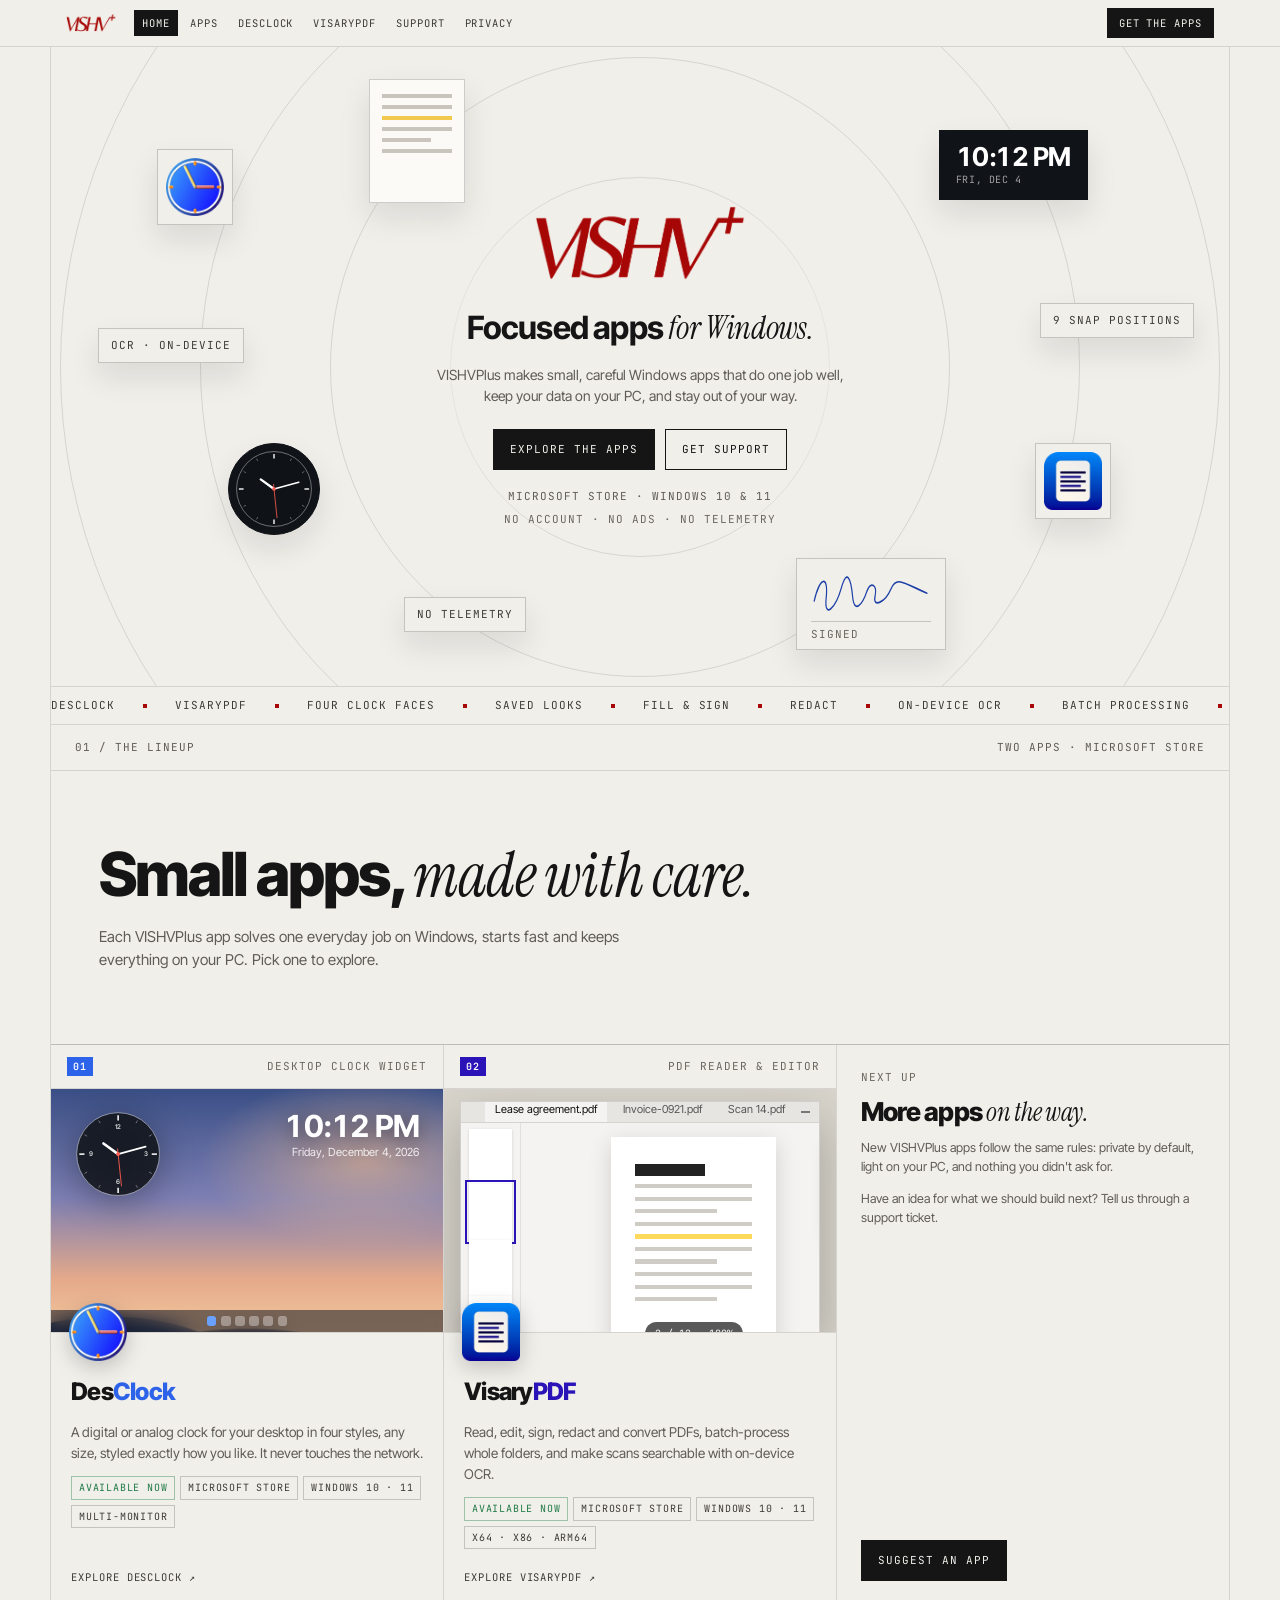
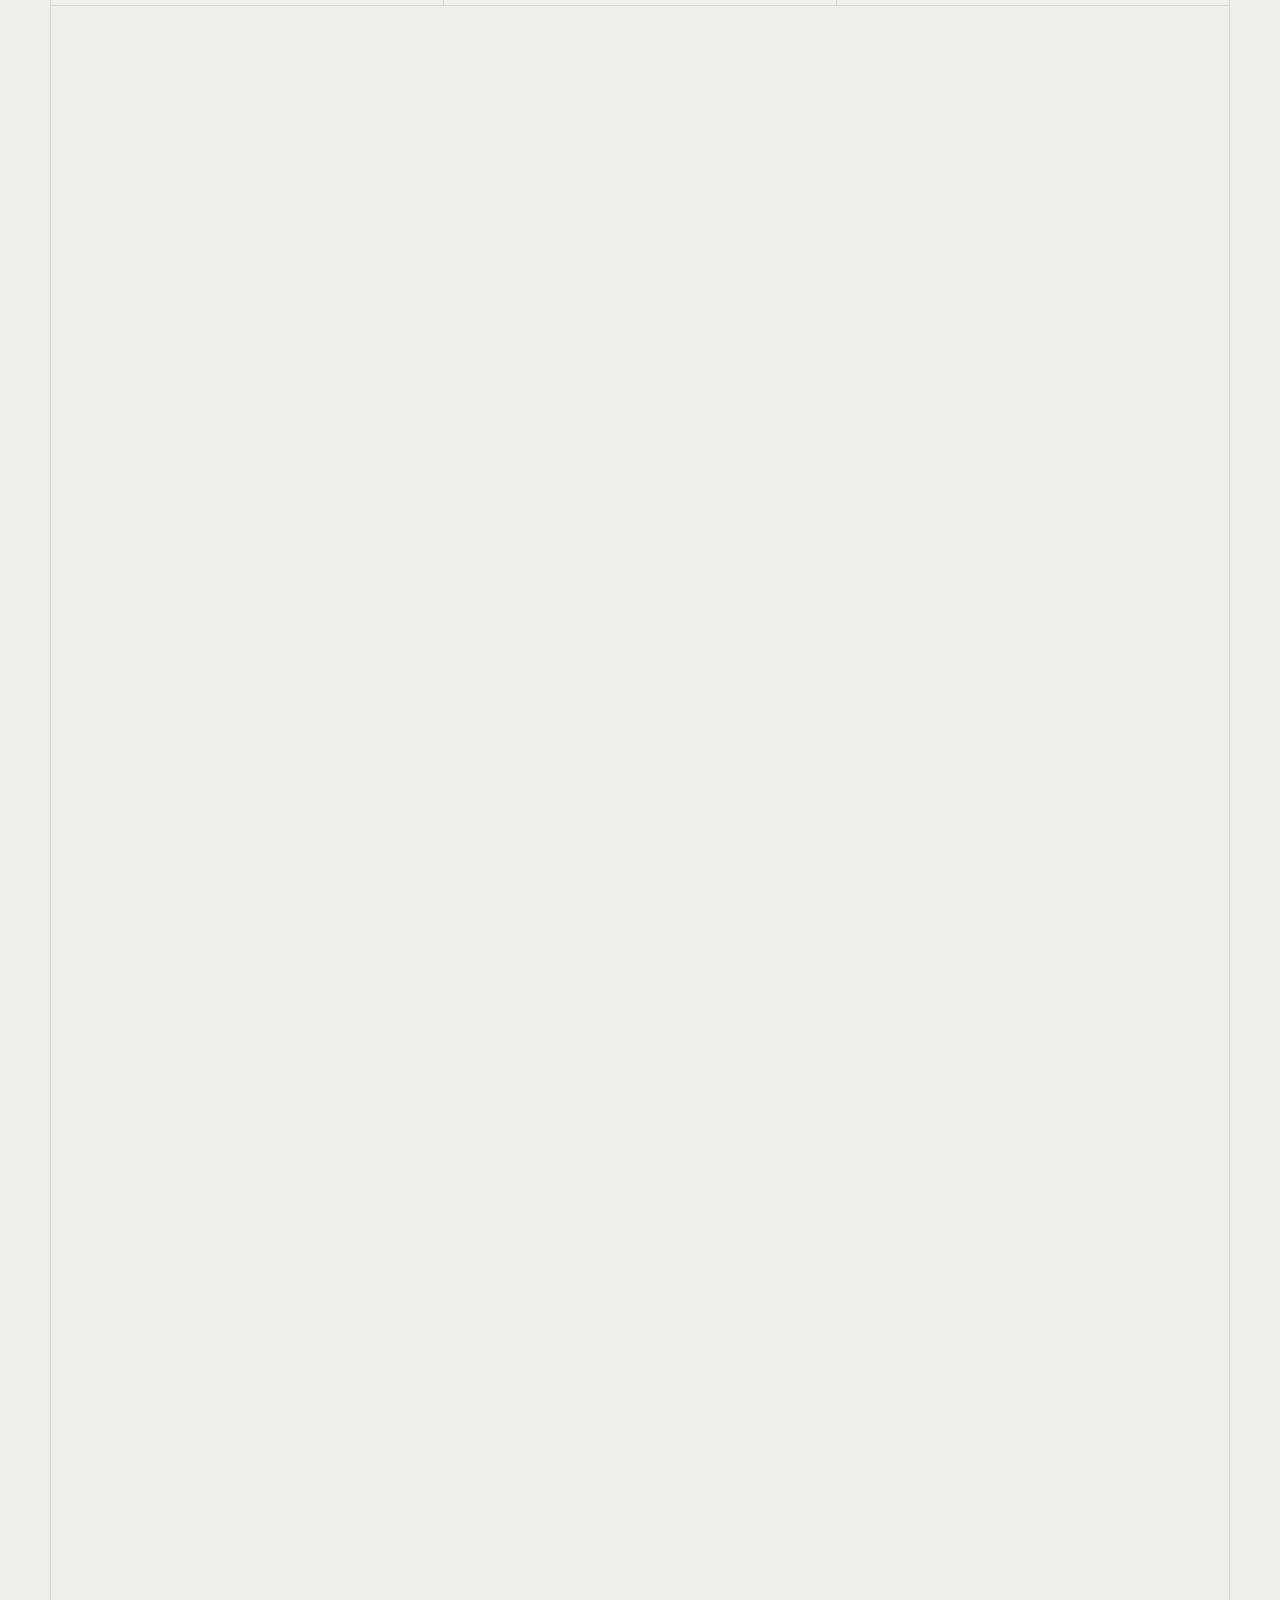
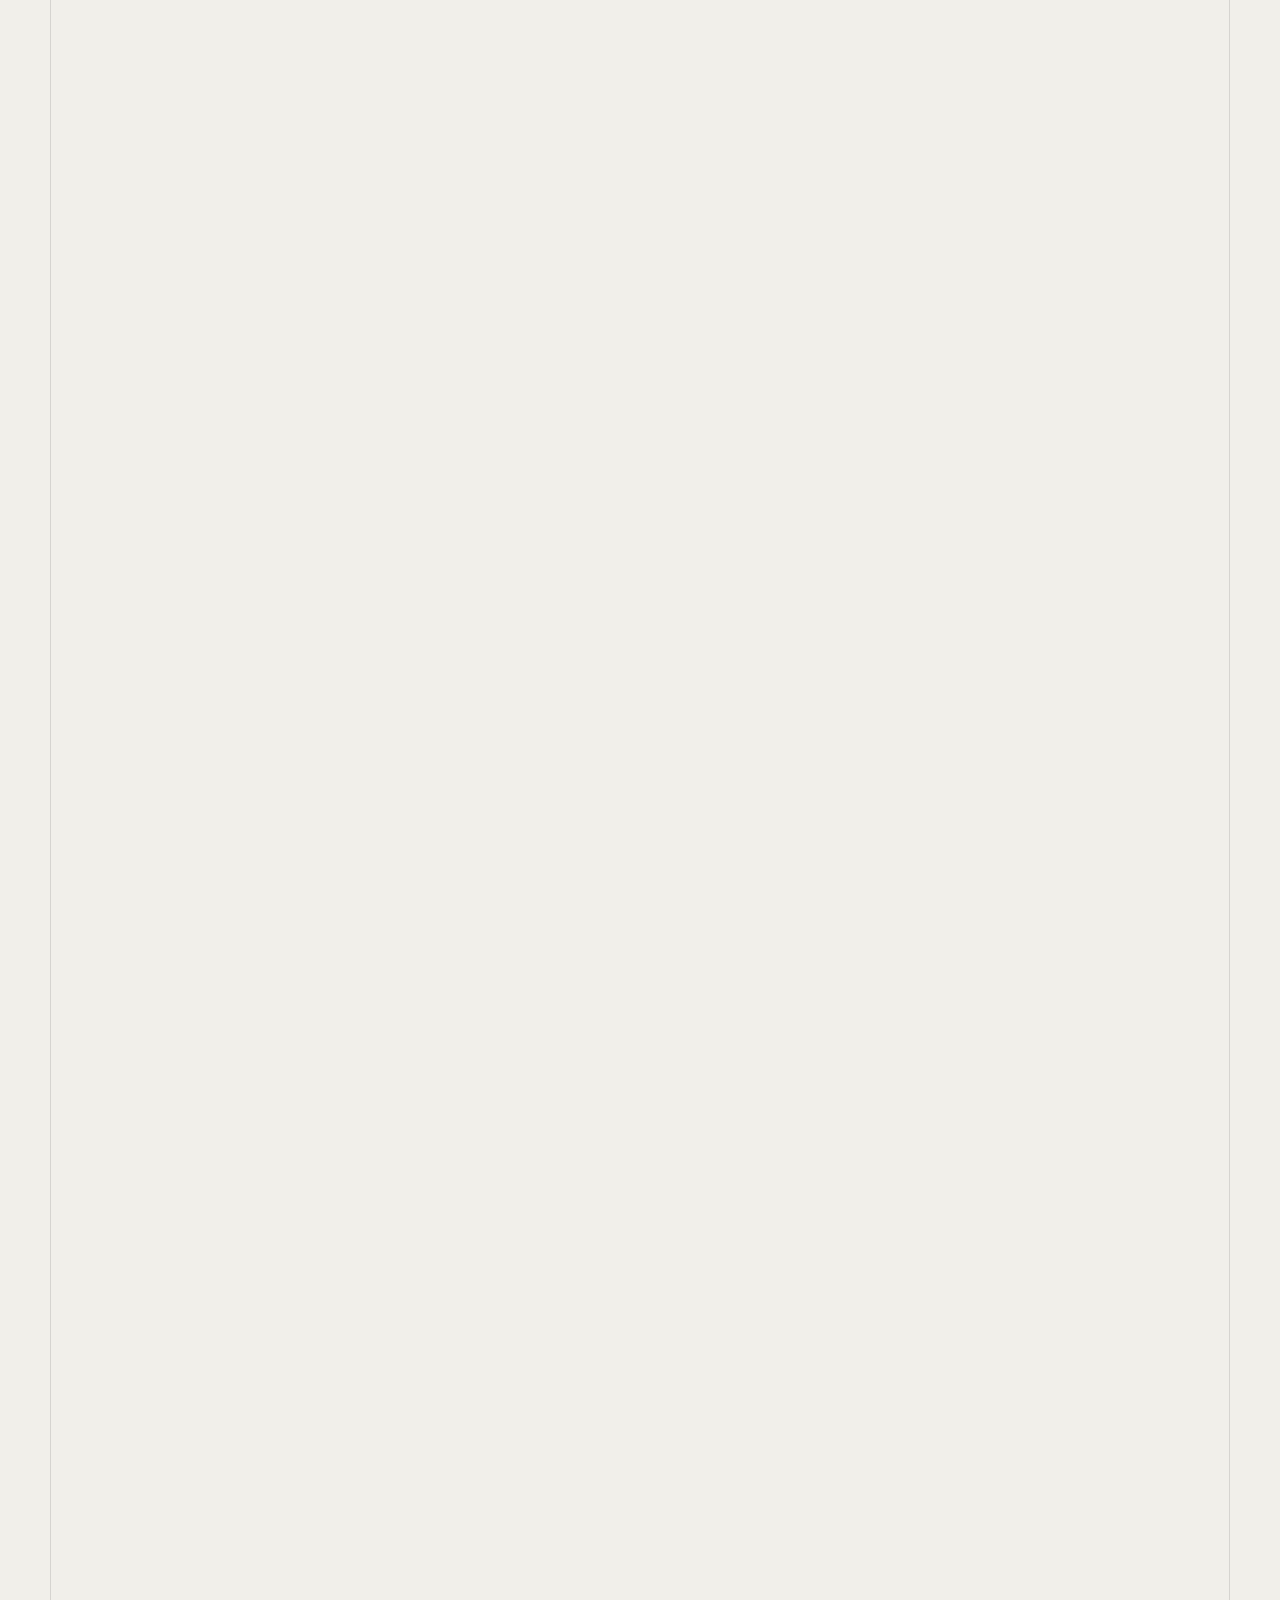
<file: index.html>
<!DOCTYPE html>
<html lang="en">
<head>
<meta charset="UTF-8">
<meta name="viewport" content="width=device-width, initial-scale=1.0">
<script>document.documentElement.classList.add('js');</script>
<title>VISHVPlus — Focused apps for Windows</title>
<meta name="description" content="VISHVPlus makes focused, private Windows apps: DesClock, a lightweight desktop clock, and VisaryPDF, a PDF reader, editor and converter with on-device OCR.">
<link rel="icon" href="assets/favicon.svg" type="image/svg+xml">
<link rel="preload" href="assets/fonts/inter-tight-var.woff2" as="font" type="font/woff2" crossorigin>
<link rel="preload" href="assets/fonts/jetbrains-mono-var.woff2" as="font" type="font/woff2" crossorigin>
<link rel="preload" href="assets/fonts/instrument-serif-italic.woff2" as="font" type="font/woff2" crossorigin>
<link rel="stylesheet" href="assets/style.min.css?v=ed2398d7">
</head>
<body>
<header class="nav">
  <div class="nav-inner">
    <a class="nav-brand" href="index.html"><img width="447" height="160" decoding="async" src="assets/logo-mark.webp" alt="VISHVPlus"></a>
    <nav class="nav-links" aria-label="Main">
      <a href="index.html" class="is-active">Home</a>
      <a href="index.html#lineup">Apps</a>
      <a href="apps/DesClock.html">DesClock</a>
      <a href="apps/VisaryPDF.html">VisaryPDF</a>
      <a href="support.html">Support</a>
      <a href="privacy-policy.html">Privacy</a>
    </nav>
    <a class="nav-cta" href="index.html#lineup">Get the apps</a>
  </div>
</header>
<main class="frame">

<section class="hero" data-rail="Home" id="top">
  <div class="orbit" aria-hidden="true"><span></span><span></span><span></span><span></span></div>

  <div class="float fcard f-icon f-dc" style="left:9%;top:16%;--r:-6deg;--d:-1s"><img width="256" height="256" decoding="async" src="assets/desclock-icon.webp" alt=""></div>
  <div class="float fcard f-icon hide-sm" style="right:10%;top:62%;--r:5deg;--d:-4s;--dx:-8px"><img width="256" height="256" decoding="async" src="assets/visarypdf-icon.webp" alt=""></div>
  <div class="float fcard f-clock hide-sm" style="right:12%;top:13%;--r:3deg;--d:-2s"><div class="t" data-clock="time">12:00</div><div class="d" data-clock="date" data-style="short">Today</div></div>
  <div class="float fcard f-analog hide-sm" style="left:15%;top:62%;--d:-6s;--dx:10px"><svg class="clock-svg" viewBox="0 0 200 200" aria-hidden="true"><circle class="dial" cx="100" cy="100" r="96"></circle><line class="tick major" x1="100.0" y1="10.0" x2="100.0" y2="22.0"></line><line class="tick" x1="145.0" y1="22.1" x2="141.5" y2="28.1"></line><line class="tick" x1="177.9" y1="55.0" x2="171.9" y2="58.5"></line><line class="tick major" x1="190.0" y1="100.0" x2="178.0" y2="100.0"></line><line class="tick" x1="177.9" y1="145.0" x2="171.9" y2="141.5"></line><line class="tick" x1="145.0" y1="177.9" x2="141.5" y2="171.9"></line><line class="tick major" x1="100.0" y1="190.0" x2="100.0" y2="178.0"></line><line class="tick" x1="55.0" y1="177.9" x2="58.5" y2="171.9"></line><line class="tick" x1="22.1" y1="145.0" x2="28.1" y2="141.5"></line><line class="tick major" x1="10.0" y1="100.0" x2="22.0" y2="100.0"></line><line class="tick" x1="22.1" y1="55.0" x2="28.1" y2="58.5"></line><line class="tick" x1="55.0" y1="22.1" x2="58.5" y2="28.1"></line><line class="hand hand-hour" data-clock="hour" x1="100" y1="100" x2="100" y2="58"></line><line class="hand hand-minute" data-clock="minute" x1="100" y1="100" x2="100" y2="34"></line><line class="hand hand-second" data-clock="second" x1="100" y1="112" x2="100" y2="26"></line><circle class="pivot" cx="100" cy="100" r="4.5"></circle></svg></div>
  <div class="float fcard f-page hide-md" style="left:27%;top:5%;--r:-4deg;--d:-3s;--dy:8px"><i></i><i></i><i class="hl"></i><i></i><i style="width:70%"></i><i></i></div>
  <div class="float fcard f-sign hide-md" style="right:24%;top:80%;--r:-2deg;--d:-5s"><svg viewBox="0 0 300 80" preserveAspectRatio="none"><path d="M8 58 C 22 14, 44 10, 38 52 S 62 70, 76 34 S 100 18, 104 50 S 128 66, 140 40 C 150 22, 166 28, 160 50 S 186 60, 200 36 S 232 26, 290 44" fill="none" stroke="#1d3fa8" stroke-width="3" stroke-linecap="round"></path></svg><div class="line mono">Signed</div></div>
  <div class="float fcard f-chip mono hide-md" style="left:4%;top:44%;--d:-7s">OCR &middot; on-device</div>
  <div class="float fcard f-chip mono hide-md" style="right:3%;top:40%;--d:-2.5s;--dy:12px">9 snap positions</div>
  <div class="float fcard f-chip mono hide-sm" style="left:30%;top:86%;--d:-8s">No telemetry</div>

  <div class="hero-center">
    <img width="447" height="160" decoding="async" class="hero-logo" src="assets/logo-mark.webp" alt="VISHVPlus">
    <h1 class="hero-tagline">Focused apps <span class="serif">for Windows.</span></h1>
    <p class="hero-sub">VISHVPlus makes small, careful Windows apps that do one job well, keep your data on your PC, and stay out of your way.</p>
    <div class="btn-row" style="justify-content:center">
      <a class="btn btn-dark" href="#lineup">Explore the apps</a>
      <a class="btn btn-line" href="support.html">Get support</a>
    </div>
    <p class="hero-meta mono">Microsoft Store &middot; Windows 10 &amp; 11</p>
    <p class="hero-meta mono">No account &middot; No ads &middot; No telemetry</p>
  </div>
</section>

<div class="ticker mono" aria-hidden="true"><div class="ticker-track"><span>DesClock</span><span>VisaryPDF</span><span>Four clock faces</span><span>Saved looks</span><span>Fill &amp; sign</span><span>Redact</span><span>On-device OCR</span><span>Batch processing</span><span>9 snap positions</span><span>Export to Word &amp; PowerPoint</span><span>No telemetry</span><span>No ads</span><span>Windows 10 &amp; 11</span><span>DesClock</span><span>VisaryPDF</span><span>Four clock faces</span><span>Saved looks</span><span>Fill &amp; sign</span><span>Redact</span><span>On-device OCR</span><span>Batch processing</span><span>9 snap positions</span><span>Export to Word &amp; PowerPoint</span><span>No telemetry</span><span>No ads</span><span>Windows 10 &amp; 11</span></div></div>

<section class="section" id="lineup" data-rail="Lineup">
  <div class="label-row mono"><span>01 / The lineup</span><span>Two apps &middot; Microsoft Store</span></div>
  <div class="pad stack reveal">
    <h2 class="h-xl">Small apps, <span class="serif">made with care.</span></h2>
    <p class="lead">Each VISHVPlus app solves one everyday job on Windows, starts fast and keeps everything on your PC. Pick one to explore.</p>
  </div>
  <div class="grid g-3 lineup" style="border-top:1px solid var(--hair)">
    <article class="card reveal" style="--rd:0s">
  <div class="card-top mono"><span class="num-tag clock">01</span><span>Desktop clock widget</span></div>
  <div class="card-visual" style="aspect-ratio:16 / 10"><div class="mock wallpaper"><div class="widget-analog" style="left:6%;top:9%;"><svg class="clock-svg" viewBox="0 0 200 200" aria-hidden="true"><circle class="dial" cx="100" cy="100" r="96"></circle><line class="tick major" x1="100.0" y1="10.0" x2="100.0" y2="22.0"></line><line class="tick" x1="145.0" y1="22.1" x2="141.5" y2="28.1"></line><line class="tick" x1="177.9" y1="55.0" x2="171.9" y2="58.5"></line><line class="tick major" x1="190.0" y1="100.0" x2="178.0" y2="100.0"></line><line class="tick" x1="177.9" y1="145.0" x2="171.9" y2="141.5"></line><line class="tick" x1="145.0" y1="177.9" x2="141.5" y2="171.9"></line><line class="tick major" x1="100.0" y1="190.0" x2="100.0" y2="178.0"></line><line class="tick" x1="55.0" y1="177.9" x2="58.5" y2="171.9"></line><line class="tick" x1="22.1" y1="145.0" x2="28.1" y2="141.5"></line><line class="tick major" x1="10.0" y1="100.0" x2="22.0" y2="100.0"></line><line class="tick" x1="22.1" y1="55.0" x2="28.1" y2="58.5"></line><line class="tick" x1="55.0" y1="22.1" x2="58.5" y2="28.1"></line><text class="num" x="100" y="36">12</text><text class="num" x="164" y="100">3</text><text class="num" x="100" y="164">6</text><text class="num" x="36" y="100">9</text><line class="hand hand-hour" data-clock="hour" x1="100" y1="100" x2="100" y2="58"></line><line class="hand hand-minute" data-clock="minute" x1="100" y1="100" x2="100" y2="34"></line><line class="hand hand-second" data-clock="second" x1="100" y1="112" x2="100" y2="26"></line><circle class="pivot" cx="100" cy="100" r="4.5"></circle></svg></div><div class="widget-digital sm" style="right:6%;top:9%;text-align:right;"><div class="t" data-clock="time">12:00</div><div class="d" data-clock="date">Today</div></div><div class="taskbar"><i></i><i></i><i></i><i></i><i></i><i></i></div></div></div>
  <div class="card-body">
    <div class="card-icon"><img loading="lazy" width="256" height="256" decoding="async" src="assets/desclock-icon.webp" alt=""></div>
    <h3 class="app-name">Des<span class="t-clock">Clock</span></h3>
    <p>A digital or analog clock for your desktop in four styles, any size, styled exactly how you like. It never touches the network.</p>
    <div class="chips"><span class="chip chip-ok">Available now</span><span class="chip">Microsoft Store</span><span class="chip">Windows 10 &middot; 11</span><span class="chip">Multi-monitor</span></div>
    <a class="arrow-link" href="apps/DesClock.html">Explore DesClock &nearr;</a>
  </div>
</article>
    <article class="card reveal" style="--rd:.08s">
  <div class="card-top mono"><span class="num-tag pdf">02</span><span>PDF reader &amp; editor</span></div>
  <div class="card-visual" style="aspect-ratio:16 / 10"><div class="mock" style="background:#d9d5cc"><div class="win"><div class="win-bar"><span class="menu"></span><span class="win-tab on">Lease agreement.pdf</span><span class="win-tab">Invoice-0921.pdf</span><span class="win-tab">Scan 14.pdf</span><span class="win-dots"><i></i><i></i><i></i></span></div><div class="win-body"><div class="thumbs"><i></i><i class="on"></i><i></i><i></i></div><div class="stage"><div class="page"><span class="title"></span><i></i><i></i><i class="short"></i><i></i><i class="hl"></i><i></i><i class="short"></i><i></i><i></i><i class="short"></i></div><div class="toolrail"><i></i><i></i><i></i><i></i><i></i></div><span class="pager">2 / 12 &middot; 100%</span></div></div></div></div></div>
  <div class="card-body">
    <div class="card-icon"><img loading="lazy" width="256" height="256" decoding="async" src="assets/visarypdf-icon.webp" alt=""></div>
    <h3 class="app-name">Visary<span class="t-pdf">PDF</span></h3>
    <p>Read, edit, sign, redact and convert PDFs, batch-process whole folders, and make scans searchable with on-device OCR.</p>
    <div class="chips"><span class="chip chip-ok">Available now</span><span class="chip">Microsoft Store</span><span class="chip">Windows 10 &middot; 11</span><span class="chip">x64 &middot; x86 &middot; ARM64</span></div>
    <a class="arrow-link" href="apps/VisaryPDF.html">Explore VisaryPDF &nearr;</a>
  </div>
</article>
    <div class="next-cell reveal" style="--rd:.16s">
  <span class="mono" style="color:var(--faint)">Next up</span>
  <h3 class="h-lg" style="font-size:26px">More apps <span class="serif">on the way.</span></h3>
  <p class="note">New VISHVPlus apps follow the same rules: private by default, light on your PC, and nothing you didn't ask for.</p>
  <p class="note">Have an idea for what we should build next? Tell us through a support ticket.</p>
  <div style="margin-top:auto"><a class="btn btn-dark" href="support.html">Suggest an app</a></div>
</div>
  </div>
</section>

<section class="section" id="inside" data-rail="Inside">
  <div class="label-row mono"><span>02 / Inside the apps</span><span>Illustrations of real features</span></div>
  <div class="pad stack reveal">
    <h2 class="h-xl">Every feature <span class="serif">earns its place.</span></h2>
    <p class="lead">No bloat and no filler: just the tools you reach for, built to feel at home on Windows.</p>
  </div>
  <div class="grid g-2" style="border-top:1px solid var(--hair)">
    <div class="reveal" style="--rd:0s">
  <div class="card-top mono"><span>DesClock &middot; Faces</span><span>01</span></div>
  <div class="card-visual" style="aspect-ratio:16 / 10"><div class="mock wallpaper"><div class="widget-analog" style="left:6%;top:9%;"><svg class="clock-svg" viewBox="0 0 200 200" aria-hidden="true"><circle class="dial" cx="100" cy="100" r="96"></circle><line class="tick major" x1="100.0" y1="10.0" x2="100.0" y2="22.0"></line><line class="tick" x1="145.0" y1="22.1" x2="141.5" y2="28.1"></line><line class="tick" x1="177.9" y1="55.0" x2="171.9" y2="58.5"></line><line class="tick major" x1="190.0" y1="100.0" x2="178.0" y2="100.0"></line><line class="tick" x1="177.9" y1="145.0" x2="171.9" y2="141.5"></line><line class="tick" x1="145.0" y1="177.9" x2="141.5" y2="171.9"></line><line class="tick major" x1="100.0" y1="190.0" x2="100.0" y2="178.0"></line><line class="tick" x1="55.0" y1="177.9" x2="58.5" y2="171.9"></line><line class="tick" x1="22.1" y1="145.0" x2="28.1" y2="141.5"></line><line class="tick major" x1="10.0" y1="100.0" x2="22.0" y2="100.0"></line><line class="tick" x1="22.1" y1="55.0" x2="28.1" y2="58.5"></line><line class="tick" x1="55.0" y1="22.1" x2="58.5" y2="28.1"></line><text class="num" x="100" y="36">12</text><text class="num" x="164" y="100">3</text><text class="num" x="100" y="164">6</text><text class="num" x="36" y="100">9</text><line class="hand hand-hour" data-clock="hour" x1="100" y1="100" x2="100" y2="58"></line><line class="hand hand-minute" data-clock="minute" x1="100" y1="100" x2="100" y2="34"></line><line class="hand hand-second" data-clock="second" x1="100" y1="112" x2="100" y2="26"></line><circle class="pivot" cx="100" cy="100" r="4.5"></circle></svg></div><div class="widget-digital" style="right:6%;top:9%;text-align:right;"><div class="t" data-clock="time">12:00</div><div class="d" data-clock="date">Today</div></div><div class="taskbar"><i></i><i></i><i></i><i></i><i></i><i></i></div></div></div>
  <div class="cell"><h3>Digital or analog</h3><p>A crisp digital readout or an analog face in four styles: Classic, Minimal, Roman and Modern.</p></div>
</div>
    <div class="reveal" style="--rd:.08s">
  <div class="card-top mono"><span>VisaryPDF &middot; Fill &amp; sign</span><span>02</span></div>
  <div class="card-visual" style="aspect-ratio:16 / 10"><div class="mock sign-scene"><div class="form-page"><div class="form-row"><label>Full name</label><span class="field">Jordan Rivera</span></div><div class="form-row"><label>Date</label><span class="field"><span data-clock="date" data-style="short">Today</span></span></div><div class="form-row"><label>I agree</label><span class="box on"></span><label style="width:auto">Paperless copy</label><span class="box"></span></div><div class="sig"><svg viewBox="0 0 300 80" preserveAspectRatio="none"><path class="sig-path" d="M8 58 C 22 14, 44 10, 38 52 S 62 70, 76 34 S 100 18, 104 50 S 128 66, 140 40 C 150 22, 166 28, 160 50 S 186 60, 200 36 S 232 26, 290 44"></path></svg><span class="sig-date">SIGNED</span></div></div></div></div>
  <div class="cell"><h3>Fill and sign in seconds</h3><p>Fill text fields, check boxes and drop-downs, then sign by drawing, typing or using an image.</p></div>
</div>
    <div class="reveal" style="--rd:0s">
  <div class="card-top mono"><span>VisaryPDF &middot; OCR</span><span>03</span></div>
  <div class="card-visual" style="aspect-ratio:16 / 10"><div class="mock scan-scene"><div class="scan-page"><span class="scan-bar"></span><i></i><i></i><i></i><i></i><i></i><i></i><i></i><i></i></div><div class="search-pill">Find: <b>invoice total</b> &middot; 1 of 3</div></div></div>
  <div class="cell"><h3>Scans become searchable</h3><p>Make searchable adds a hidden text layer to scanned pages using the OCR built into Windows, so it never leaves your PC.</p></div>
</div>
    <div class="reveal" style="--rd:.08s">
  <div class="card-top mono"><span>DesClock &middot; Placement</span><span>04</span></div>
  <div class="card-visual" style="aspect-ratio:16 / 10"><div class="mock wallpaper night"><div class="snap-grid"><b></b><b></b><b class="on"></b><b></b><b></b><b></b><b></b><b></b><b></b></div><div class="widget-digital sm" style="right:8%;top:22%;text-align:right;opacity:.92;"><div class="t" data-clock="time">12:00</div></div><div class="taskbar"><i></i><i></i><i></i><i></i><i></i><i></i></div></div></div>
  <div class="cell"><h3>Snap to 9 positions</h3><p>Drag the clock anywhere, or snap it to a corner, edge or center of whichever monitor you choose.</p></div>
</div>
    <div class="reveal" style="--rd:0s">
  <div class="card-top mono"><span>VisaryPDF &middot; Convert</span><span>05</span></div>
  <div class="card-visual" style="aspect-ratio:16 / 10"><div class="mock export-scene"><span class="file src">PDF</span><span class="flow-arrow">&rarr;</span><div class="out"><div class="row"><span class="file">DOCX</span><span>Word, as-is or structured</span></div><div class="row"><span class="file">PPTX</span><span>PowerPoint slides</span></div><div class="row"><span class="file">XLSX</span><span>Excel, a sheet per page</span></div><div class="row"><span class="file">HTML</span><span>Web page, no scripts</span></div></div></div></div>
  <div class="cell"><h3>Convert in one step</h3><p>Export to Word, PowerPoint, Excel, a web page, Markdown or PDF/A, or batch-convert a whole folder.</p></div>
</div>
    <div class="reveal" style="--rd:.08s">
  <div class="card-top mono"><span>DesClock &middot; Style</span><span>06</span></div>
  <div class="card-visual" style="aspect-ratio:16 / 10"><div class="mock custom-panel"><div><span class="mono" style="color:var(--muted)">Clock color</span><div class="swatches"><i style="background:#ffffff"></i><i class="on" style="background:#2d63e8"></i><i style="background:#e0632c"></i><i style="background:#1f7a46"></i><i style="background:#151515"></i></div><span class="mono" style="color:var(--muted)">Opacity</span><div class="slider" style="--v:78%"></div></div><div><span class="mono" style="color:var(--muted)">Time &amp; date fonts</span><div class="font-sample" style="font-family:var(--sans)">10:42</div><div class="font-sample" style="font-family:var(--serif);font-style:italic;font-weight:400">10:42</div><div class="font-sample" style="font-family:var(--mono);font-weight:500">10:42</div></div></div></div>
  <div class="cell"><h3>Make it yours</h3><p>Colors for every part, separate fonts for time and date, outline, opacity and shadow. Save looks and switch in one click.</p></div>
</div>
  </div>
</section>

<section class="section" id="principles" data-rail="Principles">
  <div class="label-row mono"><span>03 / Principles</span><span>Shared by every app</span></div>
  <div class="pad stack reveal">
    <h2 class="h-xl">Built to <span class="serif">stay out</span> of your way.</h2>
    <p class="lead">Every VISHVPlus app is held to the same short list of rules.</p>
  </div>
  <div class="grid g-3" style="border-top:1px solid var(--hair)">
    <div class="cell reveal" style="--rd:0s">
  <div class="cell-head mono"><span class="icon-box">&#9711;</span><span>01</span></div>
  <h3>Private by default</h3>
  <p>No telemetry and no analytics. If an app ever needed to send data anywhere, its privacy section would say so plainly first.</p>
</div>
    <div class="cell reveal" style="--rd:.05s">
  <div class="cell-head mono"><span class="icon-box">&#9634;</span><span>02</span></div>
  <h3>Your files, your PC</h3>
  <p>Documents, settings and saved signatures stay on your device. There are no cloud uploads and no accounts to create.</p>
</div>
    <div class="cell reveal" style="--rd:.1s">
  <div class="cell-head mono"><span class="icon-box">&#8771;</span><span>03</span></div>
  <h3>Light by design</h3>
  <p>Small installs, low memory use, and nothing running in the background that you didn't start.</p>
</div>
    <div class="cell reveal" style="--rd:0s">
  <div class="cell-head mono"><span class="icon-box">&#9638;</span><span>04</span></div>
  <h3>Made for Windows</h3>
  <p>Apps follow your Windows theme, stay sharp at any display scale and work with the keyboard.</p>
</div>
    <div class="cell reveal" style="--rd:.05s">
  <div class="cell-head mono"><span class="icon-box">&#10005;</span><span>05</span></div>
  <h3>Nothing extra</h3>
  <p>No ads, no upsells and no AI bolted on. Each app does its job and gets out of the way.</p>
</div>
    <div class="cell reveal" style="--rd:.1s">
  <div class="cell-head mono"><span class="icon-box">&#10003;</span><span>06</span></div>
  <h3>Real support</h3>
  <p>Every app has its own support page and privacy section, and every ticket is read.</p>
</div>
  </div>
</section>

<section class="section cta" id="get" data-rail="Get the apps">
  <span class="mono">Microsoft Store &middot; Windows 10 &amp; 11</span>
  <h2 class="h-xl">Get <span class="serif">started.</span></h2>
  <p class="lead">Both apps install from the Microsoft Store in seconds and update automatically.</p>
  <div class="btn-row">
    <a class="btn btn-dark" href="https://apps.microsoft.com/detail/9N9BN0W920H2?hl=en-us&gl=IN&ocid=pdpshare" target="_blank" rel="noopener">Get DesClock &nearr;</a>
    <a class="btn btn-dark" href="https://apps.microsoft.com/detail/9P708BJJZGDN" target="_blank" rel="noopener">Get VisaryPDF &nearr;</a>
  </div>
</section>

</main>
<footer class="footer">
  <div class="footer-grid">
    <div class="footer-brand">
      <img loading="lazy" width="447" height="160" decoding="async" src="assets/logo-mark.webp" alt="VISHVPlus">
      <p>Focused Windows apps on the Microsoft Store. Private by default, light by design.</p>
    </div>
    <div class="footer-col">
      <h2 class="mono">Apps</h2>
      <a href="apps/DesClock.html">DesClock</a>
      <a href="apps/VisaryPDF.html">VisaryPDF</a>
      <a href="index.html#lineup">All apps</a>
    </div>
    <div class="footer-col">
      <h2 class="mono">Microsoft Store</h2>
      <a href="https://apps.microsoft.com/detail/9N9BN0W920H2?hl=en-us&gl=IN&ocid=pdpshare" target="_blank" rel="noopener">DesClock</a>
      <a href="https://apps.microsoft.com/detail/9P708BJJZGDN" target="_blank" rel="noopener">VisaryPDF</a>
    </div>
    <div class="footer-col">
      <h2 class="mono">Resources</h2>
      <a href="support.html">Support</a>
      <a href="privacy-policy.html">Privacy Policy</a>
      <a href="terms.html">Terms of Service</a>
    </div>
  </div>
  <div class="footer-bottom mono">
    <span>&copy; <span data-year>2026</span> VISHVPlus</span>
    <span>Made for Windows</span>
  </div>
</footer>
<script src="assets/main.min.js?v=ed2398d7" defer></script>
</body>
</html>
</file>
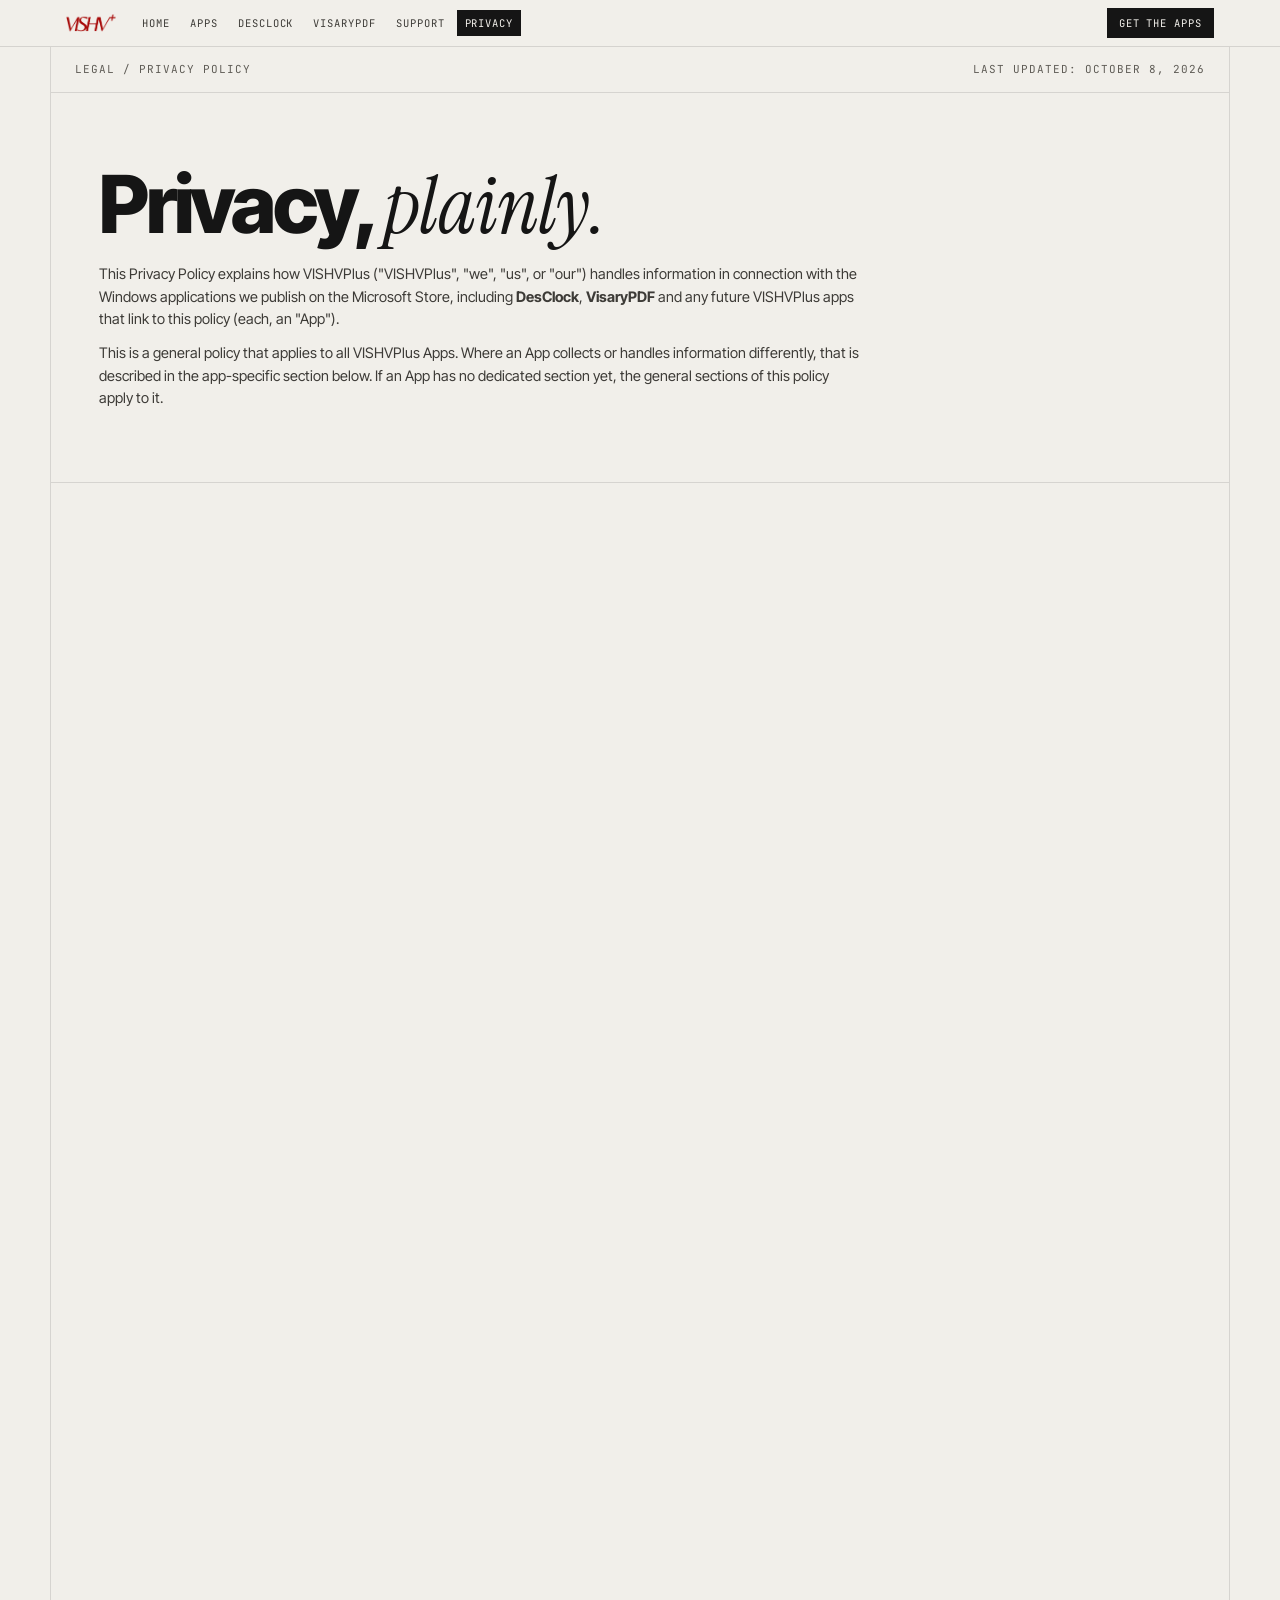
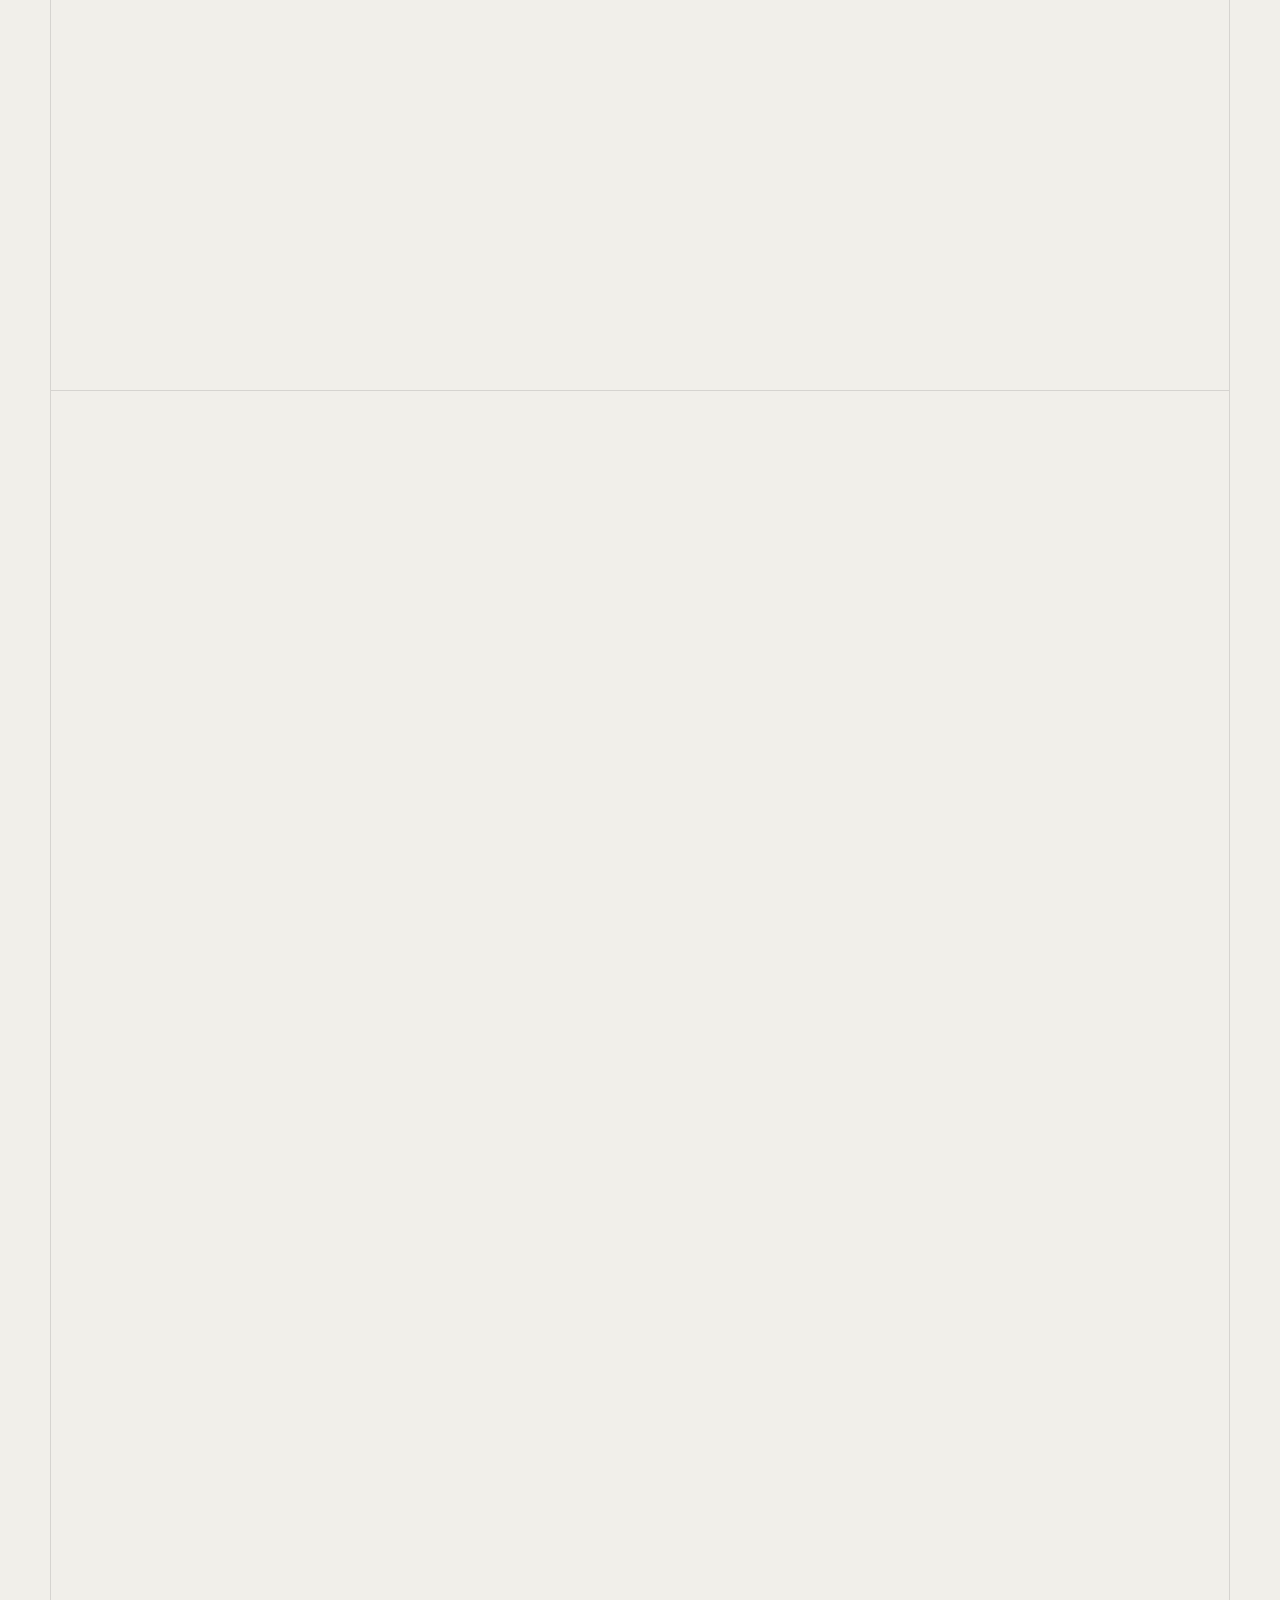
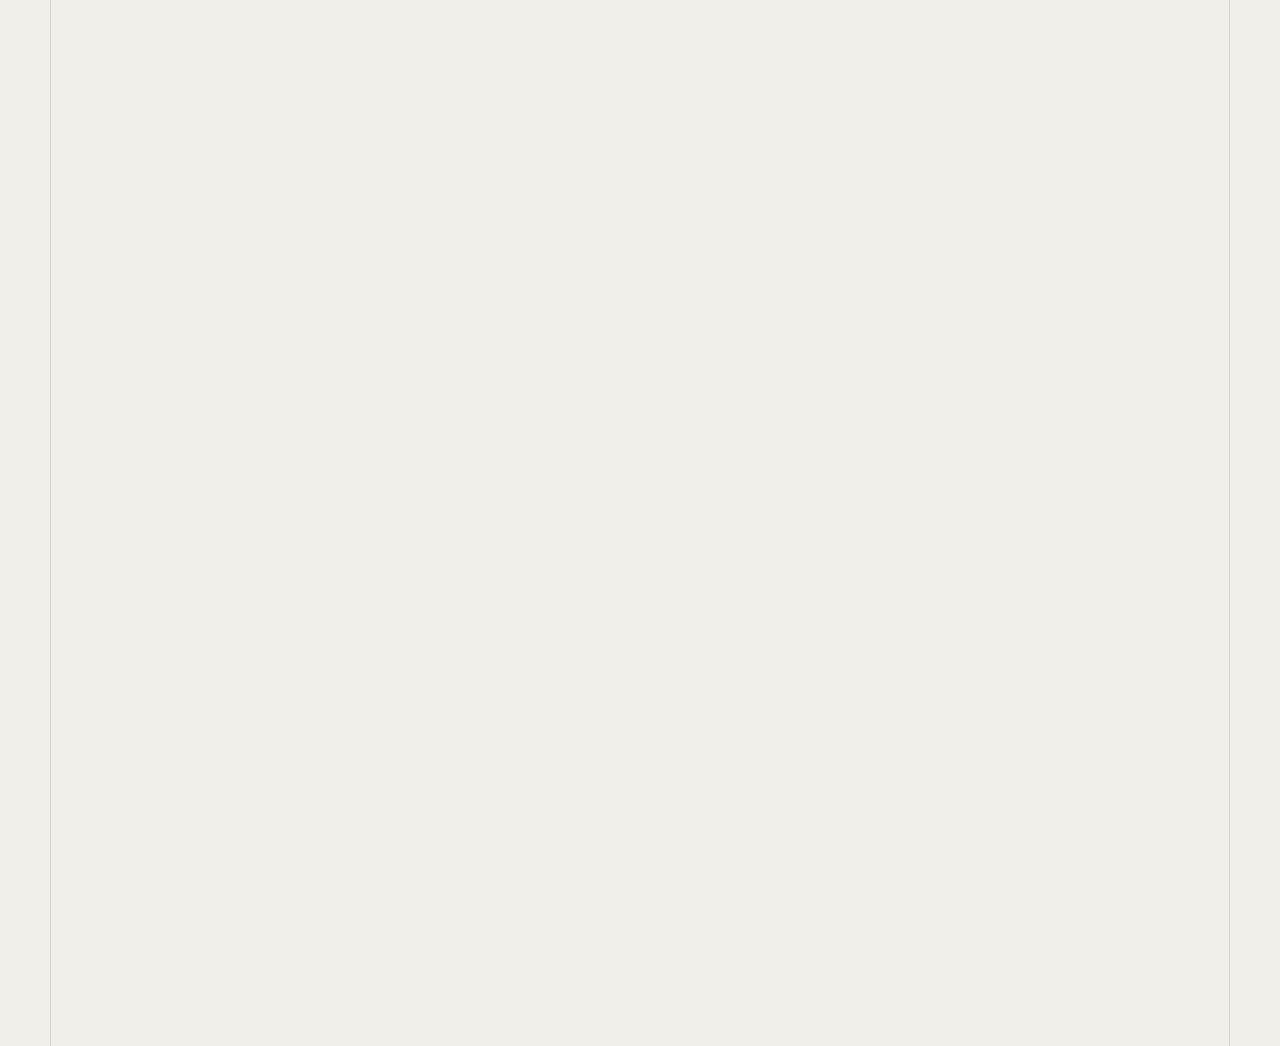
<file: privacy-policy.html>
<!DOCTYPE html>
<html lang="en">
<head>
<meta charset="UTF-8">
<meta name="viewport" content="width=device-width, initial-scale=1.0">
<script>document.documentElement.classList.add('js');</script>
<title>Privacy Policy — VISHVPlus</title>
<meta name="description" content="Privacy Policy for VISHVPlus apps on the Microsoft Store, including DesClock and VisaryPDF.">
<link rel="icon" href="assets/favicon.svg" type="image/svg+xml">
<link rel="preload" href="assets/fonts/inter-tight-var.woff2" as="font" type="font/woff2" crossorigin>
<link rel="preload" href="assets/fonts/jetbrains-mono-var.woff2" as="font" type="font/woff2" crossorigin>
<link rel="preload" href="assets/fonts/instrument-serif-italic.woff2" as="font" type="font/woff2" crossorigin>
<link rel="stylesheet" href="assets/style.min.css?v=ed2398d7">
</head>
<body>
<header class="nav">
  <div class="nav-inner">
    <a class="nav-brand" href="index.html"><img width="447" height="160" decoding="async" src="assets/logo-mark.webp" alt="VISHVPlus"></a>
    <nav class="nav-links" aria-label="Main">
      <a href="index.html">Home</a>
      <a href="index.html#lineup">Apps</a>
      <a href="apps/DesClock.html">DesClock</a>
      <a href="apps/VisaryPDF.html">VisaryPDF</a>
      <a href="support.html">Support</a>
      <a href="privacy-policy.html" class="is-active">Privacy</a>
    </nav>
    <a class="nav-cta" href="index.html#lineup">Get the apps</a>
  </div>
</header>
<main class="frame">

<section class="section" id="top" data-rail="Privacy">
  <div class="label-row mono"><span>Legal / Privacy policy</span><span>Last updated: October 8, 2026</span></div>
  <div class="pad stack">
    <h1 class="h-hero">Privacy, <span class="serif">plainly.</span></h1>
    <div class="prose"><p>
    This Privacy Policy explains how VISHVPlus ("VISHVPlus", "we", "us", or "our")
    handles information in connection with the Windows applications we publish on the
    Microsoft Store, including <strong>DesClock</strong>, <strong>VisaryPDF</strong> and any future VISHVPlus apps
    that link to this policy (each, an "App").
  </p>
  <p>
    This is a general policy that applies to all VISHVPlus Apps. Where an App collects
    or handles information differently, that is described in the app-specific section
    below. If an App has no dedicated section yet, the general sections of this policy
    apply to it.
  </p>

  </div>
  </div>
</section>

<section class="section" id="short" data-rail="Short version">
  <div class="label-row mono"><span>01 / The short version</span><span>For convenience only</span></div>
  <div class="grid g-4">
    <div class="cell reveal" style="--rd:0.00s">
  <div class="cell-head mono"><span class="icon-box">&#9711;</span><span>01</span></div>
  <h3>No account needed</h3>
  <p>No VISHVPlus account, sign-in, or personal info required to use any app.</p>
</div>
    <div class="cell reveal" style="--rd:0.05s">
  <div class="cell-head mono"><span class="icon-box">&#9634;</span><span>02</span></div>
  <h3>Stored on your device</h3>
  <p>Settings and preferences are stored locally on your device, not our servers.</p>
</div>
    <div class="cell reveal" style="--rd:0.10s">
  <div class="cell-head mono"><span class="icon-box">&#10005;</span><span>03</span></div>
  <h3>Never sold</h3>
  <p>We never sell personal information to anyone, under any circumstances.</p>
</div>
    <div class="cell reveal" style="--rd:0.15s">
  <div class="cell-head mono"><span class="icon-box">&#8862;</span><span>04</span></div>
  <h3>Microsoft handles payment</h3>
  <p>Microsoft handles all purchases — we never see your payment details.</p>
</div>
  </div>
  <p class="note" style="padding:14px 24px;border-top:1px solid var(--hair)">This summary is for convenience only — the full policy below is what governs.</p>
</section>

<section class="section" id="policy" data-rail="Full policy">
  <div class="label-row mono"><span>02 / Full policy</span><span>Applies to every VISHVPlus app</span></div>
  <div class="pad"><div class="prose">
  <h2>1. Information Collected by the Microsoft Store</h2>
  <p>
    Our Apps are distributed exclusively through the Microsoft Store. When you browse,
    purchase, download, install, or update an App, Microsoft collects information
    (such as your Microsoft account details, payment information, device identifiers,
    and download/usage diagnostics) as described in the
    <a href="https://privacy.microsoft.com/privacystatement" target="_blank" rel="noopener">Microsoft Privacy Statement</a>.
    VISHVPlus does not receive your payment card details — purchases are processed
    entirely by Microsoft.
  </p>

  <h2>2. Information Collected by Our Apps</h2>
  <p>
    Unless stated otherwise in the app-specific section below, VISHVPlus Apps:
  </p>
  <ul>
    <li>Do not require you to create a VISHVPlus account.</li>
    <li>Do not collect personal information such as your name, physical address, or contact list.</li>
    <li>Store your app settings and preferences locally on your device.</li>
    <li>Do not sell personal information to third parties.</li>
  </ul>
  <p>
    Any exception to the above — such as use of analytics, crash reporting, or
    cloud sync — will be explicitly disclosed in the relevant app-specific section
    of this policy.
  </p>

  <h2>3. How We Use Information</h2>
  <p>
    Where an App does process information beyond what is described above (as
    disclosed in its app-specific section), we use it only to operate, maintain,
    and improve that App, and to provide support when you contact us.
  </p>

  <h2>4. Data Sharing</h2>
  <p>
    We do not share personal information with third parties, except:
  </p>
  <ul>
    <li>With Microsoft, as necessary to distribute and license the App through the Microsoft Store;</li>
    <li>Where required by law, legal process, or to protect the rights, safety, and property of VISHVPlus or others;</li>
    <li>With service providers who process data strictly on our behalf, if disclosed in an app-specific section.</li>
  </ul>

  <h2>5. Data Security</h2>
  <p>
    We take reasonable measures to protect any information handled by our Apps.
    However, no method of electronic storage or transmission is completely secure,
    and we cannot guarantee absolute security.
  </p>

  <h2>6. Children's Privacy</h2>
  <p>
    Our Apps are not directed at children under 13 (or the minimum age required by
    your local law), and we do not knowingly collect personal information from
    children. If you believe a child has provided us with personal information,
    please contact us via the <a href="support.html">Support page</a> so we can take
    appropriate action.
  </p>

  <h2>7. Your Choices</h2>
  <p>
    You can stop all information collection by an App simply by uninstalling it
    from your device. If an App offers in-app settings related to data or
    permissions, those are described in its app-specific section.
  </p>

  <h2>8. Changes to This Policy</h2>
  <p>
    We may update this Privacy Policy from time to time. Changes will be posted on
    this page with an updated "Last updated" date. Continued use of an App after a
    change becomes effective constitutes acceptance of the revised policy.
  </p>

  <h2>9. Contact Us</h2>
  <p>
    If you have questions about this Privacy Policy or how a specific App handles
    your information, please reach out via our <a href="support.html">Support page</a>,
    which lets you open a support ticket.
  </p>

  <hr>

  <h2 id="DesClock" class="app-sec">App-Specific Section: DesClock</h2>
  <p>
    DesClock is a lightweight desktop clock widget for Windows, distributed on the
    Microsoft Store (Product ID: 9N9BN0W920H2). In addition to the general terms above:
  </p>
  <ul>
    <li>DesClock has no network access — it does not connect to the internet at all.</li>
    <li>DesClock does not require account creation or sign-in.</li>
    <li>DesClock stores your display preferences (clock face, size, colors, fonts, opacity, shadow, saved looks, monitor and screen position, and theme choice) locally on your device only. If you turn on "start with Windows", it registers itself as a Windows startup task, which you can turn off at any time.</li>
    <li>DesClock does not collect analytics, does not use AI, does not show ads, and does not transmit any data to VISHVPlus or anyone else.</li>
  </ul>
  <p class="note">
    <em>This section reflects DesClock's current data practices. If a future update to
    DesClock adds network access, analytics, cloud sync, or any other data collection, this section
    will be updated accordingly before that update is released.</em>
  </p>

  <hr>

  <h2 id="VisaryPDF" class="app-sec">App-Specific Section: VisaryPDF</h2>
  <p>
    VisaryPDF is a PDF reader, editor and converter for Windows, distributed on the
    Microsoft Store (Product ID: 9P708BJJZGDN). In addition to the general terms above:
  </p>
  <ul>
    <li>VisaryPDF works offline. The PDFs you open, edit, sign, convert, print or batch-process are processed on your device and are never uploaded to VISHVPlus or anyone else.</li>
    <li>VisaryPDF connects to the internet only if you choose to add a signature timestamp or long-term validation information when signing a PDF with a certificate. For a timestamp, only a hash of your signature is sent to the timestamp server you choose (for example DigiCert or Sectigo); your document is not sent. For validation information, VisaryPDF asks the certificate authorities named in the certificates whether those certificates are still valid. These services are run by third parties under their own privacy policies. Checking signatures stays offline.</li>
    <li>Optical character recognition (OCR) and read aloud use the OCR engine and voices built into Windows and run entirely on your device.</li>
    <li>VisaryPDF stores the following locally on your device only, in its app data folder: your settings and tool preferences, the file locations of up to 10 recently opened PDFs and of the documents to reopen at start (if that setting is on), the last page you read in up to 50 PDFs, bookmarks you add, the timestamp server you choose, and up to 3 signatures you choose to save. You can clear the recent files list and your bookmarks in Settings.</li>
    <li>If you create a personal certificate for signing in VisaryPDF, it is stored in your Windows certificate store on your device.</li>
    <li>Comments you add to a PDF are labeled with an author name, which is saved inside that PDF and visible to anyone you share it with. By default this is your Windows user name; you can change it in Menu &gt; Settings.</li>
    <li>If you click a web link inside a PDF, VisaryPDF asks before opening it in your web browser. What happens on that website is governed by the website's own privacy policy.</li>
    <li>VisaryPDF does not require account creation or sign-in, does not collect analytics, does not use AI, and does not show ads.</li>
  </ul>
  <p class="note">
    <em>This section reflects VisaryPDF's current data practices. If a future update adds network access,
    analytics, cloud sync, or any other data collection, this section will be updated accordingly before that
    update is released.</em>
  </p>


  </div></div>
</section>

<section class="section cta" data-rail="Questions">
  <span class="mono">Questions about your data</span>
  <h2 class="h-xl">Ask us <span class="serif">anything.</span></h2>
  <p class="lead">If something in this policy is unclear, open a support ticket and choose "Privacy question".</p>
  <div class="btn-row"><a class="btn btn-dark" href="support.html">Contact support</a></div>
</section>

</main>
<footer class="footer">
  <div class="footer-grid">
    <div class="footer-brand">
      <img loading="lazy" width="447" height="160" decoding="async" src="assets/logo-mark.webp" alt="VISHVPlus">
      <p>Focused Windows apps on the Microsoft Store. Private by default, light by design.</p>
    </div>
    <div class="footer-col">
      <h2 class="mono">Apps</h2>
      <a href="apps/DesClock.html">DesClock</a>
      <a href="apps/VisaryPDF.html">VisaryPDF</a>
      <a href="index.html#lineup">All apps</a>
    </div>
    <div class="footer-col">
      <h2 class="mono">Microsoft Store</h2>
      <a href="https://apps.microsoft.com/detail/9N9BN0W920H2?hl=en-us&gl=IN&ocid=pdpshare" target="_blank" rel="noopener">DesClock</a>
      <a href="https://apps.microsoft.com/detail/9P708BJJZGDN" target="_blank" rel="noopener">VisaryPDF</a>
    </div>
    <div class="footer-col">
      <h2 class="mono">Resources</h2>
      <a href="support.html">Support</a>
      <a href="privacy-policy.html">Privacy Policy</a>
      <a href="terms.html">Terms of Service</a>
    </div>
  </div>
  <div class="footer-bottom mono">
    <span>&copy; <span data-year>2026</span> VISHVPlus</span>
    <span>Made for Windows</span>
  </div>
</footer>
<script src="assets/main.min.js?v=ed2398d7" defer></script>
</body>
</html>
</file>
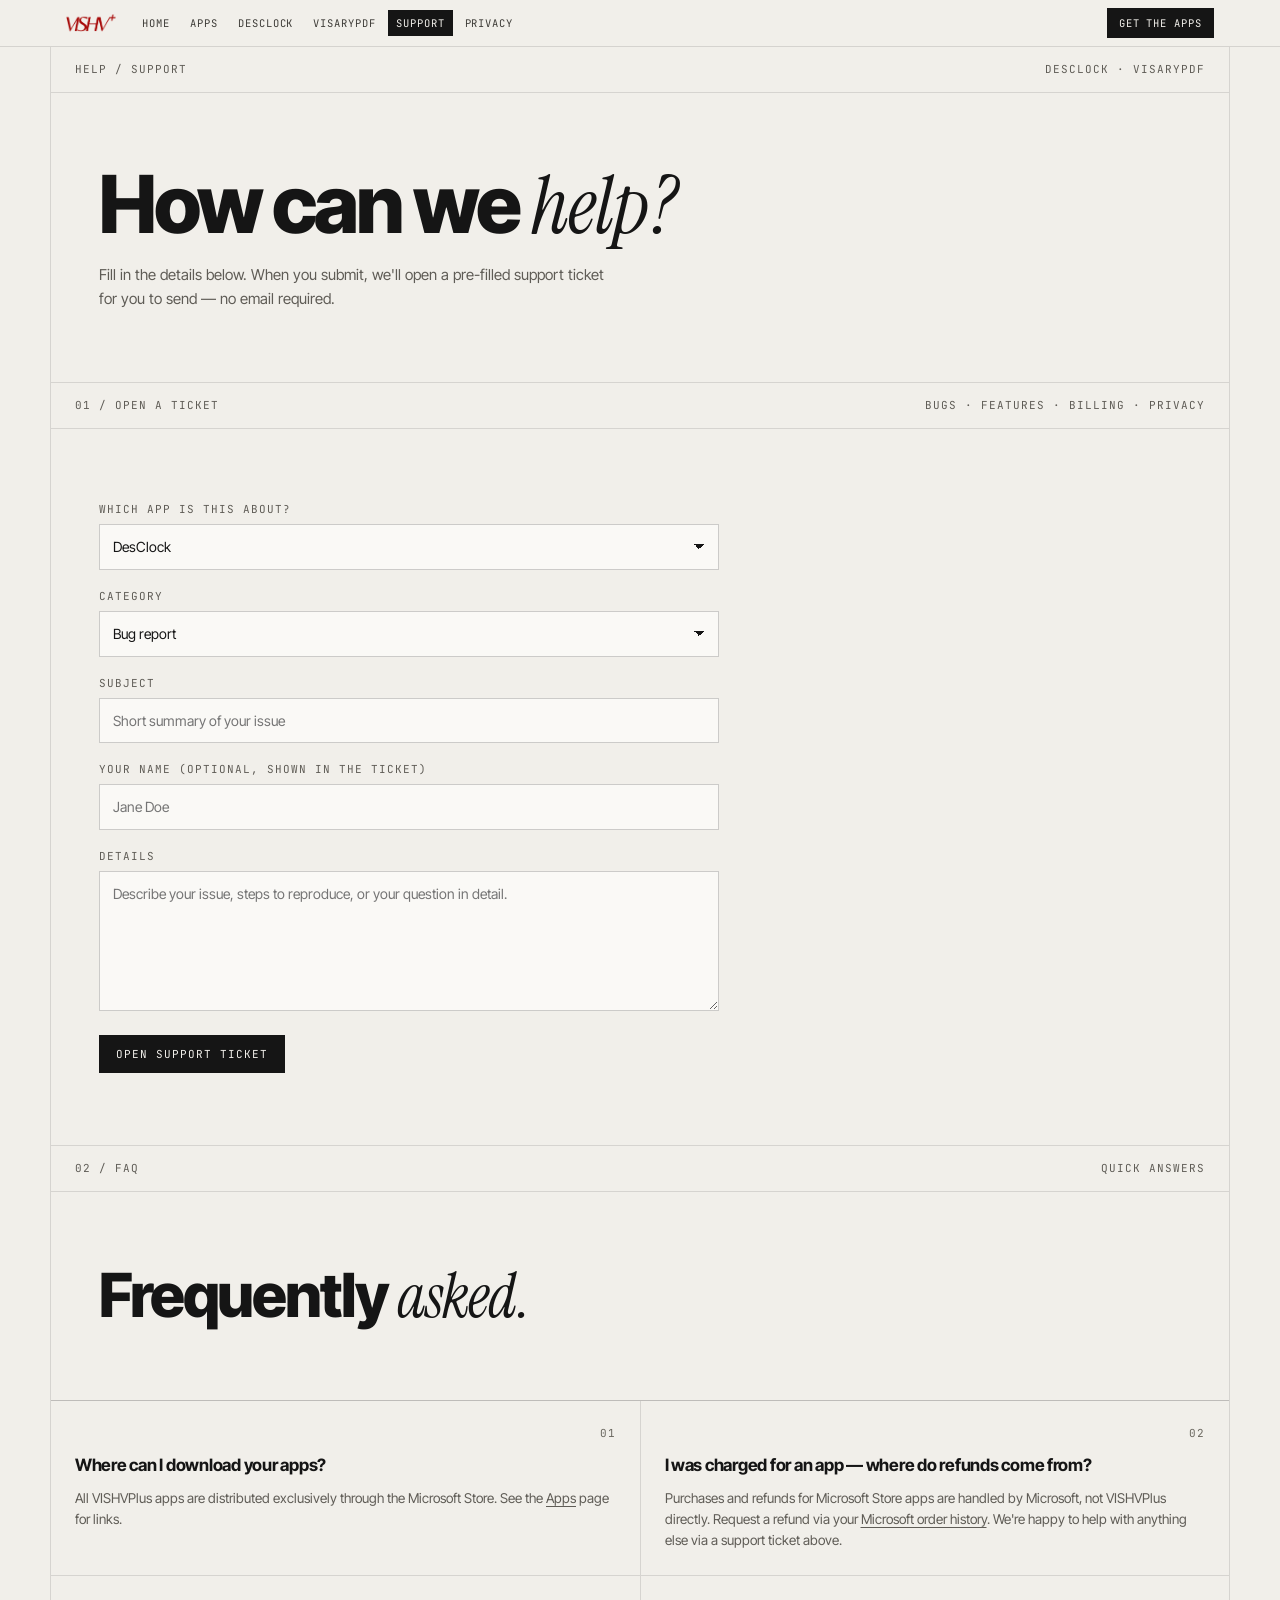
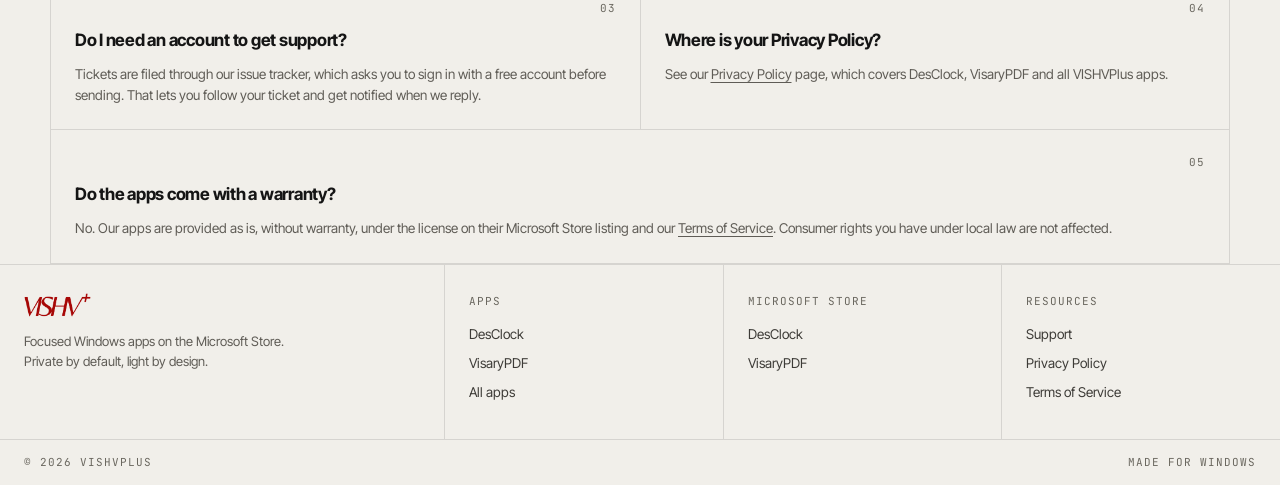
<file: support.html>
<!DOCTYPE html>
<html lang="en">
<head>
<meta charset="UTF-8">
<meta name="viewport" content="width=device-width, initial-scale=1.0">
<script>document.documentElement.classList.add('js');</script>
<title>Support — VISHVPlus</title>
<meta name="description" content="Get support for VISHVPlus apps. Submit a support ticket in a minute.">
<link rel="icon" href="assets/favicon.svg" type="image/svg+xml">
<link rel="preload" href="assets/fonts/inter-tight-var.woff2" as="font" type="font/woff2" crossorigin>
<link rel="preload" href="assets/fonts/jetbrains-mono-var.woff2" as="font" type="font/woff2" crossorigin>
<link rel="preload" href="assets/fonts/instrument-serif-italic.woff2" as="font" type="font/woff2" crossorigin>
<link rel="stylesheet" href="assets/style.min.css?v=ed2398d7">
</head>
<body>
<header class="nav">
  <div class="nav-inner">
    <a class="nav-brand" href="index.html"><img width="447" height="160" decoding="async" src="assets/logo-mark.webp" alt="VISHVPlus"></a>
    <nav class="nav-links" aria-label="Main">
      <a href="index.html">Home</a>
      <a href="index.html#lineup">Apps</a>
      <a href="apps/DesClock.html">DesClock</a>
      <a href="apps/VisaryPDF.html">VisaryPDF</a>
      <a href="support.html" class="is-active">Support</a>
      <a href="privacy-policy.html">Privacy</a>
    </nav>
    <a class="nav-cta" href="index.html#lineup">Get the apps</a>
  </div>
</header>
<main class="frame">

<section class="section" id="top" data-rail="Support">
  <div class="label-row mono"><span>Help / Support</span><span>DesClock &middot; VisaryPDF</span></div>
  <div class="pad stack">
    <h1 class="h-hero">How can we <span class="serif">help?</span></h1>
    <p class="lead">Fill in the details below. When you submit, we'll open a pre-filled support ticket for you to send — no email required.</p>
  </div>
</section>

<section class="section" id="ticket" data-rail="Open a ticket">
  <div class="label-row mono"><span>01 / Open a ticket</span><span>Bugs &middot; Features &middot; Billing &middot; Privacy</span></div>
  <div class="pad">
    <form class="support-form" id="support-form">
      <div>
        <label class="mono" for="app">Which app is this about?</label>
        <select id="app" name="app">
          <option value="DesClock">DesClock</option>
          <option value="VisaryPDF">VisaryPDF</option>
          <option value="General">General / Website</option>
          <option value="Other">Other</option>
        </select>
      </div>

      <div>
        <label class="mono" for="category">Category</label>
        <select id="category" name="category">
          <option value="Bug report">Bug report</option>
          <option value="Feature request">Feature request</option>
          <option value="Question">Question</option>
          <option value="Billing / Purchase issue">Billing / Purchase issue</option>
          <option value="Privacy">Privacy question</option>
        </select>
      </div>

      <div>
        <label class="mono" for="subject">Subject</label>
        <input type="text" id="subject" name="subject" placeholder="Short summary of your issue" required>
      </div>

      <div>
        <label class="mono" for="name">Your name (optional, shown in the ticket)</label>
        <input type="text" id="name" name="name" placeholder="Jane Doe">
      </div>

      <div>
        <label class="mono" for="description">Details</label>
        <textarea id="description" name="description" placeholder="Describe your issue, steps to reproduce, or your question in detail." required></textarea>
      </div>

      <button type="submit" class="btn btn-dark">Open Support Ticket</button>
    </form>
  </div>
</section>

<section class="section" id="faq" data-rail="FAQ">
  <div class="label-row mono"><span>02 / FAQ</span><span>Quick answers</span></div>
  <div class="pad stack reveal"><h2 class="h-xl">Frequently <span class="serif">asked.</span></h2></div>
  <div class="grid g-2" style="border-top:1px solid var(--hair)">
    <div class="cell reveal" style="--rd:0.00s">
  <div class="cell-head mono"><span></span><span>01</span></div>
  <h3>Where can I download your apps?</h3>
  <p>All VISHVPlus apps are distributed exclusively through the Microsoft Store. See the <a href="index.html#apps" style="text-decoration:underline;text-underline-offset:3px">Apps</a> page for links.</p>
</div>
    <div class="cell reveal" style="--rd:0.05s">
  <div class="cell-head mono"><span></span><span>02</span></div>
  <h3>I was charged for an app — where do refunds come from?</h3>
  <p>Purchases and refunds for Microsoft Store apps are handled by Microsoft, not VISHVPlus directly. Request a refund via your <a href="https://account.microsoft.com/billing/orders" target="_blank" rel="noopener" style="text-decoration:underline;text-underline-offset:3px">Microsoft order history</a>. We're happy to help with anything else via a support ticket above.</p>
</div>
    <div class="cell reveal" style="--rd:0.00s">
  <div class="cell-head mono"><span></span><span>03</span></div>
  <h3>Do I need an account to get support?</h3>
  <p>Tickets are filed through our issue tracker, which asks you to sign in with a free account before sending. That lets you follow your ticket and get notified when we reply.</p>
</div>
    <div class="cell reveal" style="--rd:0.05s">
  <div class="cell-head mono"><span></span><span>04</span></div>
  <h3>Where is your Privacy Policy?</h3>
  <p>See our <a href="privacy-policy.html" style="text-decoration:underline;text-underline-offset:3px">Privacy Policy</a> page, which covers DesClock, VisaryPDF and all VISHVPlus apps.</p>
</div>
    <div class="cell reveal" style="--rd:0.00s">
  <div class="cell-head mono"><span></span><span>05</span></div>
  <h3>Do the apps come with a warranty?</h3>
  <p>No. Our apps are provided as is, without warranty, under the license on their Microsoft Store listing and our <a href="terms.html" style="text-decoration:underline;text-underline-offset:3px">Terms of Service</a>. Consumer rights you have under local law are not affected.</p>
</div>
  </div>
</section>

</main>
<footer class="footer">
  <div class="footer-grid">
    <div class="footer-brand">
      <img loading="lazy" width="447" height="160" decoding="async" src="assets/logo-mark.webp" alt="VISHVPlus">
      <p>Focused Windows apps on the Microsoft Store. Private by default, light by design.</p>
    </div>
    <div class="footer-col">
      <h2 class="mono">Apps</h2>
      <a href="apps/DesClock.html">DesClock</a>
      <a href="apps/VisaryPDF.html">VisaryPDF</a>
      <a href="index.html#lineup">All apps</a>
    </div>
    <div class="footer-col">
      <h2 class="mono">Microsoft Store</h2>
      <a href="https://apps.microsoft.com/detail/9N9BN0W920H2?hl=en-us&gl=IN&ocid=pdpshare" target="_blank" rel="noopener">DesClock</a>
      <a href="https://apps.microsoft.com/detail/9P708BJJZGDN" target="_blank" rel="noopener">VisaryPDF</a>
    </div>
    <div class="footer-col">
      <h2 class="mono">Resources</h2>
      <a href="support.html">Support</a>
      <a href="privacy-policy.html">Privacy Policy</a>
      <a href="terms.html">Terms of Service</a>
    </div>
  </div>
  <div class="footer-bottom mono">
    <span>&copy; <span data-year>2026</span> VISHVPlus</span>
    <span>Made for Windows</span>
  </div>
</footer>
<script src="assets/main.min.js?v=ed2398d7" defer></script>
<script>
const REPO = 'EmeraldWall/VISHVPlus';

document.getElementById('support-form').addEventListener('submit', function (e) {
  e.preventDefault();

  const app = document.getElementById('app').value;
  const category = document.getElementById('category').value;
  const subject = document.getElementById('subject').value.trim();
  const name = document.getElementById('name').value.trim();
  const description = document.getElementById('description').value.trim();

  const title = `[${app}] [${category}] ${subject}`;

  const bodyLines = [
    `**App:** ${app}`,
    `**Category:** ${category}`,
    name ? `**Reported by:** ${name}` : null,
    '',
    '**Details:**',
    description
  ].filter(line => line !== null);

  const body = bodyLines.join('\n');
  const labels = 'support';

  const url = `https://github.com/${REPO}/issues/new?title=${encodeURIComponent(title)}&body=${encodeURIComponent(body)}&labels=${encodeURIComponent(labels)}`;

  window.open(url, '_blank', 'noopener');
});
</script>
</body>
</html>
</file>
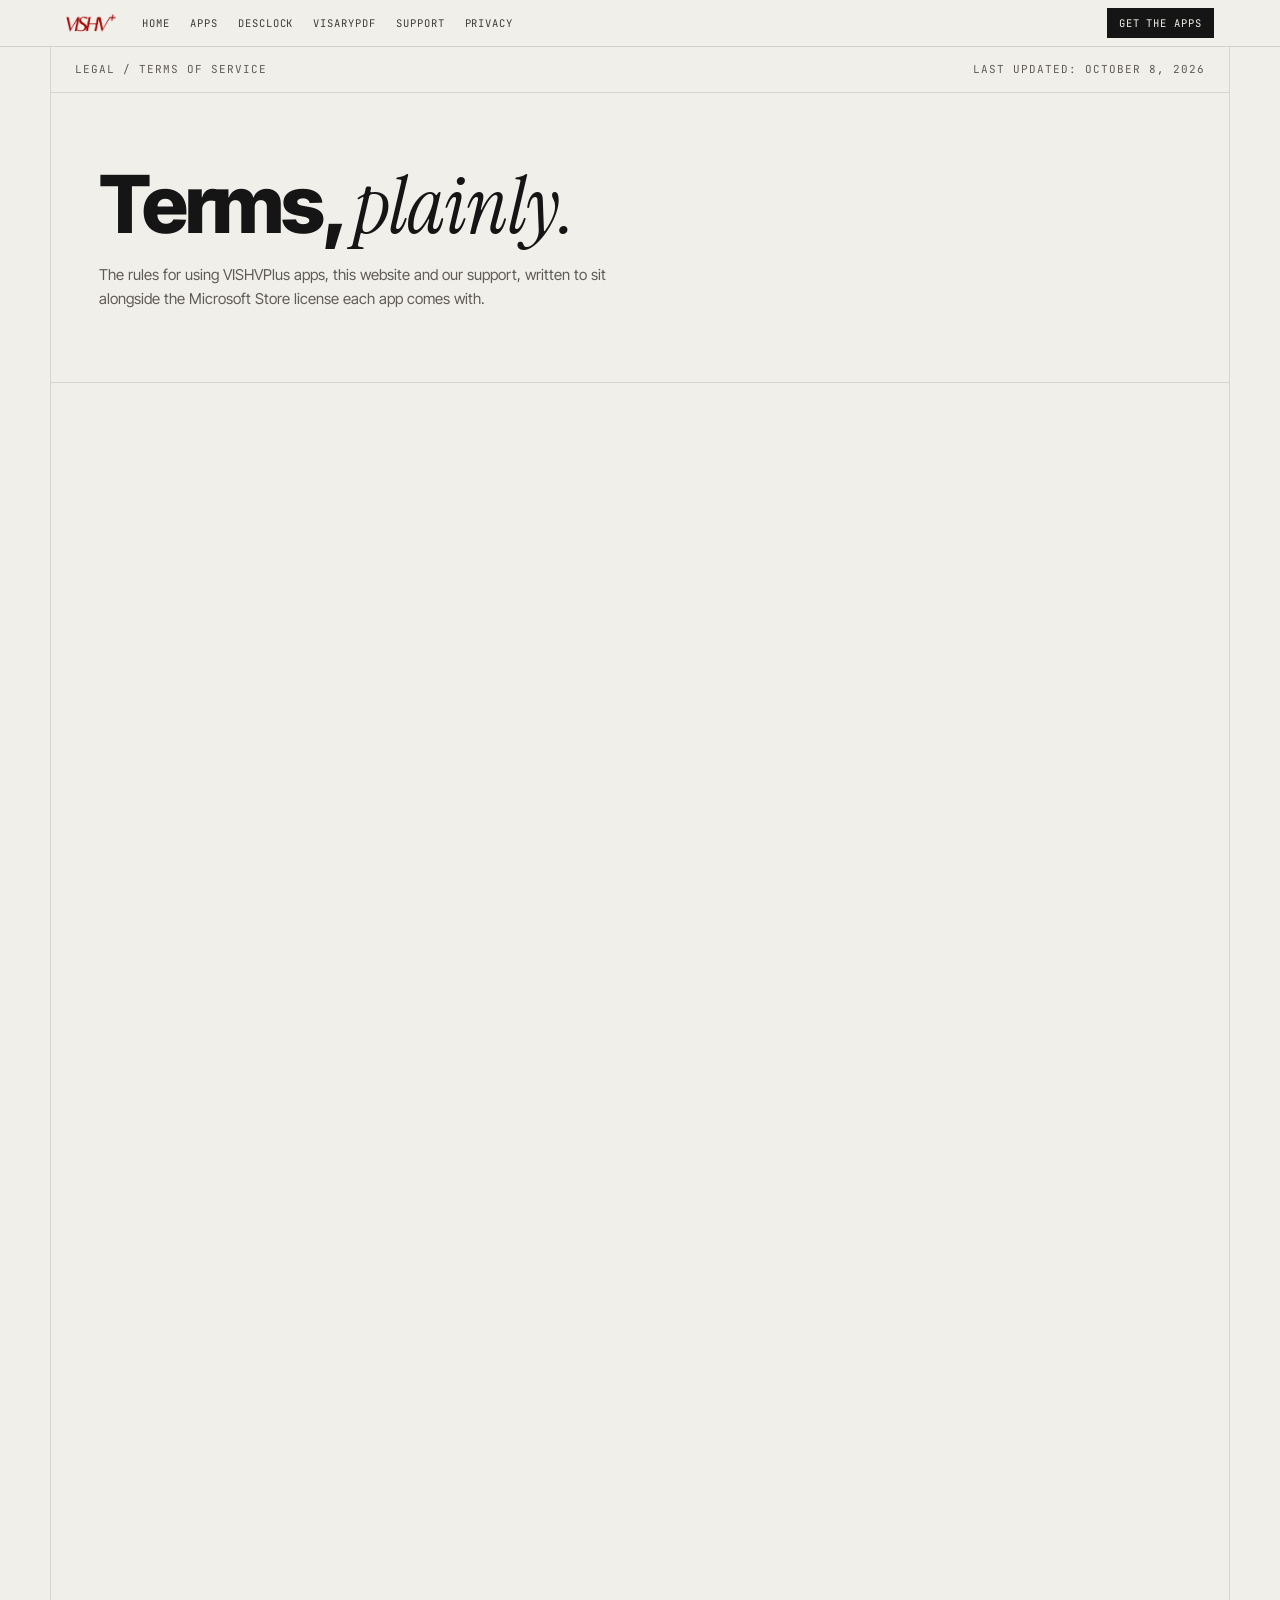
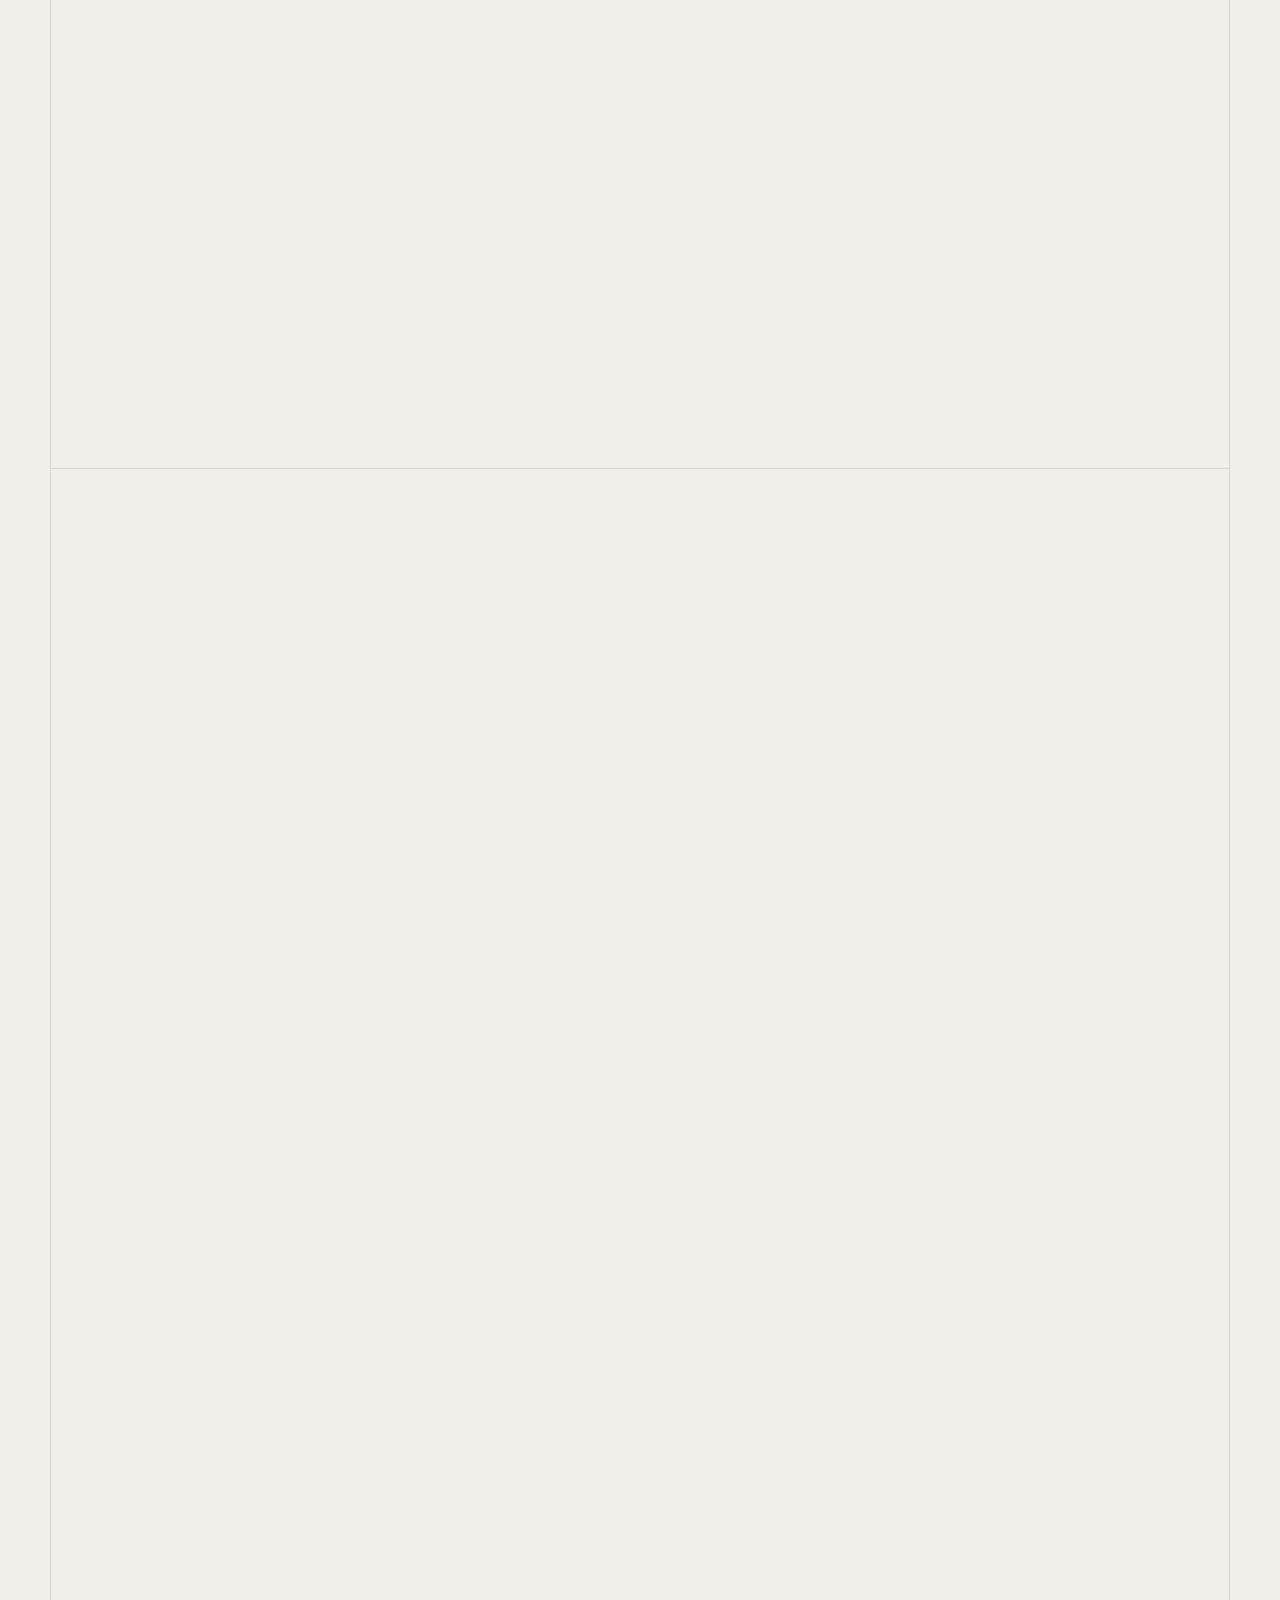
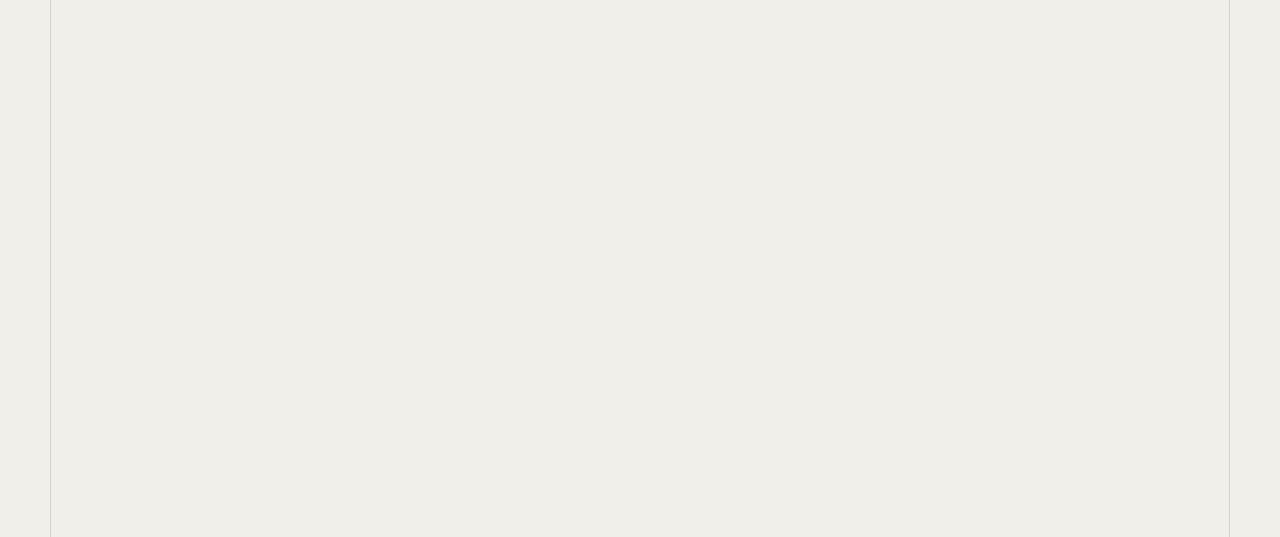
<file: terms.html>
<!DOCTYPE html>
<html lang="en">
<head>
<meta charset="UTF-8">
<meta name="viewport" content="width=device-width, initial-scale=1.0">
<script>document.documentElement.classList.add('js');</script>
<title>Terms of Service — VISHVPlus</title>
<meta name="description" content="Terms of Service for VISHVPlus apps on the Microsoft Store, including DesClock and VisaryPDF, and for this website and support.">
<link rel="icon" href="assets/favicon.svg" type="image/svg+xml">
<link rel="preload" href="assets/fonts/inter-tight-var.woff2" as="font" type="font/woff2" crossorigin>
<link rel="preload" href="assets/fonts/jetbrains-mono-var.woff2" as="font" type="font/woff2" crossorigin>
<link rel="preload" href="assets/fonts/instrument-serif-italic.woff2" as="font" type="font/woff2" crossorigin>
<link rel="stylesheet" href="assets/style.min.css?v=ed2398d7">
</head>
<body>
<header class="nav">
  <div class="nav-inner">
    <a class="nav-brand" href="index.html"><img width="447" height="160" decoding="async" src="assets/logo-mark.webp" alt="VISHVPlus"></a>
    <nav class="nav-links" aria-label="Main">
      <a href="index.html">Home</a>
      <a href="index.html#lineup">Apps</a>
      <a href="apps/DesClock.html">DesClock</a>
      <a href="apps/VisaryPDF.html">VisaryPDF</a>
      <a href="support.html">Support</a>
      <a href="privacy-policy.html">Privacy</a>
    </nav>
    <a class="nav-cta" href="index.html#lineup">Get the apps</a>
  </div>
</header>
<main class="frame">

<section class="section" id="top" data-rail="Terms">
  <div class="label-row mono"><span>Legal / Terms of service</span><span>Last updated: October 8, 2026</span></div>
  <div class="pad stack">
    <h1 class="h-hero">Terms, <span class="serif">plainly.</span></h1>
    <p class="lead">The rules for using VISHVPlus apps, this website and our support, written to sit alongside the Microsoft Store license each app comes with.</p>
  </div>
</section>

<section class="section" id="short" data-rail="Short version">
  <div class="label-row mono"><span>01 / The short version</span><span>For convenience only</span></div>
  <div class="grid g-4">
    <div class="cell reveal" style="--rd:0.00s">
  <div class="cell-head mono"><span class="icon-box">&#9634;</span><span>01</span></div>
  <h3>Licensed via the Store</h3>
  <p>Each app is licensed to you under the license on its Microsoft Store listing.</p>
</div>
    <div class="cell reveal" style="--rd:0.05s">
  <div class="cell-head mono"><span class="icon-box">&#10005;</span><span>02</span></div>
  <h3>No warranty</h3>
  <p>The apps are provided as is, with all faults. Keep backups and check results.</p>
</div>
    <div class="cell reveal" style="--rd:0.10s">
  <div class="cell-head mono"><span class="icon-box">&#8771;</span><span>03</span></div>
  <h3>Limited liability</h3>
  <p>Where the law allows, our liability is capped at what you paid for the app.</p>
</div>
    <div class="cell reveal" style="--rd:0.15s">
  <div class="cell-head mono"><span class="icon-box">&#10003;</span><span>04</span></div>
  <h3>Your legal rights stay</h3>
  <p>Consumer rights you have under local law are not affected.</p>
</div>
  </div>
  <p class="note" style="padding:14px 24px;border-top:1px solid var(--hair)">This summary is for convenience only — the full Terms below are what govern.</p>
</section>

<section class="section" id="full" data-rail="Full terms">
  <div class="label-row mono"><span>02 / Full terms</span><span>Apps, website and support</span></div>
  <div class="pad"><div class="prose">
<p>These Terms of Service ("Terms") apply to the Windows apps published by VISHVPlus on the Microsoft Store, including <strong>DesClock</strong>, <strong>VisaryPDF</strong> and any future VISHVPlus apps that link to these Terms (each, an "App"), and to this website and our support. By installing or using an App, or by using this website or our support, you agree to these Terms.</p>

<h2>1. Your license comes through the Microsoft Store</h2>
<p>Our Apps are distributed only through the Microsoft Store. Each App is licensed to you, not sold. Your license is the one shown on the App's Microsoft Store listing: Microsoft's Standard Application License Terms, unless the listing shows separate license terms from VISHVPlus. That license sets out what you may do with the App, such as how many devices you may install it on.</p>
<p>These Terms add to that license. If they conflict, the license shown on the App's Microsoft Store listing governs.</p>

<h2>2. Purchases and refunds</h2>
<p>Our Apps are paid apps. Purchases are processed by Microsoft, and refunds are handled by Microsoft under its own refund policy; you can request one from your <a href="https://account.microsoft.com/billing/orders" target="_blank" rel="noopener">Microsoft order history</a>. VISHVPlus does not receive your payment details and cannot issue refunds directly.</p>

<h2>3. Using the Apps</h2>
<ul>
  <li>Use the Apps lawfully and only on documents and files you have the right to use.</li>
  <li>Features that remove a password or restrictions from a PDF, or that redact, protect or sign documents, are for documents you are entitled to change. You are responsible for how you use them.</li>
  <li>Do not copy, redistribute, resell or sublicense the Apps, or reverse engineer them except where the law allows it despite this limitation.</li>
</ul>

<h2>4. Your documents and backups</h2>
<p>Your files stay on your device, and you are responsible for them. Keep backups of important documents before you edit, redact, protect, compress, convert or batch-process them. Check results before you rely on them: text recognition (OCR), conversions, form field detection, accessibility checks and redaction can be imperfect, and the validity of a digital signature also depends on certificates and services we do not control.</p>

<h2>5. No warranty</h2>
<p>To the fullest extent permitted by law, the Apps, this website and our support are provided "as is", "with all faults" and "as available", and you use them at your own risk. VISHVPlus gives no express warranties, guarantees or conditions. To the extent permitted by law, we exclude all implied warranties and conditions, including those of merchantability, satisfactory quality, fitness for a particular purpose and non-infringement.</p>
<p>In particular, we do not warrant that an App will be uninterrupted or error-free, that it will meet your requirements, or that its results (including OCR text, conversions, redaction, signatures and form fields) will be accurate, complete or meet any legal or regulatory requirement.</p>

<h2>6. Limitation of liability</h2>
<p>To the fullest extent permitted by law, if you have any basis for recovering damages from VISHVPlus in connection with an App, you may recover only direct damages, up to the amount you paid for that App. Our website and support are free, and to the fullest extent permitted by law VISHVPlus is not liable for any damages arising from them.</p>
<p>To the fullest extent permitted by law, VISHVPlus is not liable for any other damages, including lost data, lost profits, or consequential, special, indirect or incidental damages, even if we were told such damages were possible.</p>

<h2>7. Your rights under local law</h2>
<p>You may have rights under the consumer laws of the place where you live that these Terms cannot change. These Terms do not limit those rights, and they do not exclude or limit any liability that cannot be excluded or limited by law.</p>

<h2>8. Third-party services</h2>
<p>Some things the Apps rely on are provided by others, under their own terms and privacy policies: the Microsoft Store, Windows features such as its OCR engine and speech voices, and, only if you choose to use them in VisaryPDF, signature timestamp servers and certificate authorities. VISHVPlus is not responsible for those services.</p>

<h2>9. Updates and availability</h2>
<p>Updates to the Apps are delivered through the Microsoft Store. We may add, change or remove features, and we may stop offering an App. We describe how each App handles data in our <a href="privacy-policy.html">Privacy Policy</a>, which is part of how we provide the Apps.</p>

<h2>10. Support</h2>
<p>We offer support through our <a href="support.html">Support page</a> on a reasonable-effort basis. We read every ticket, but we cannot guarantee a response time or a fix, and support does not create any warranty.</p>

<h2>11. This website</h2>
<p>This website is for information. App pictures on it are illustrations built for the site, not screenshots, and details can change between versions; the Microsoft Store listing is the authoritative description of each App. Links to other websites are provided for convenience and are not endorsements.</p>

<h2>12. Changes to these Terms</h2>
<p>We may update these Terms from time to time. Changes are posted on this page with a new "Last updated" date. Continuing to use an App, this website or our support after a change takes effect means you accept the updated Terms.</p>

<h2>13. Contact</h2>
<p>If you have questions about these Terms, open a ticket through our <a href="support.html">Support page</a>.</p>

  </div></div>
</section>

<section class="section cta" data-rail="Questions">
  <span class="mono">Questions about these terms</span>
  <h2 class="h-xl">Ask us <span class="serif">anything.</span></h2>
  <p class="lead">If something here is unclear, open a support ticket and we'll explain.</p>
  <div class="btn-row"><a class="btn btn-dark" href="support.html">Contact support</a></div>
</section>

</main>
<footer class="footer">
  <div class="footer-grid">
    <div class="footer-brand">
      <img loading="lazy" width="447" height="160" decoding="async" src="assets/logo-mark.webp" alt="VISHVPlus">
      <p>Focused Windows apps on the Microsoft Store. Private by default, light by design.</p>
    </div>
    <div class="footer-col">
      <h2 class="mono">Apps</h2>
      <a href="apps/DesClock.html">DesClock</a>
      <a href="apps/VisaryPDF.html">VisaryPDF</a>
      <a href="index.html#lineup">All apps</a>
    </div>
    <div class="footer-col">
      <h2 class="mono">Microsoft Store</h2>
      <a href="https://apps.microsoft.com/detail/9N9BN0W920H2?hl=en-us&gl=IN&ocid=pdpshare" target="_blank" rel="noopener">DesClock</a>
      <a href="https://apps.microsoft.com/detail/9P708BJJZGDN" target="_blank" rel="noopener">VisaryPDF</a>
    </div>
    <div class="footer-col">
      <h2 class="mono">Resources</h2>
      <a href="support.html">Support</a>
      <a href="privacy-policy.html">Privacy Policy</a>
      <a href="terms.html">Terms of Service</a>
    </div>
  </div>
  <div class="footer-bottom mono">
    <span>&copy; <span data-year>2026</span> VISHVPlus</span>
    <span>Made for Windows</span>
  </div>
</footer>
<script src="assets/main.min.js?v=ed2398d7" defer></script>
</body>
</html>
</file>
<file: assets/style.min.css>
@font-face{font-family:Inter Tight;src:url(fonts/inter-tight-var.woff2) format("woff2");font-weight:100 900;font-style:normal;font-display:swap}@font-face{font-family:JetBrains Mono;src:url(fonts/jetbrains-mono-var.woff2) format("woff2");font-weight:100 800;font-style:normal;font-display:swap}@font-face{font-family:"Instrument Serif";src:url(fonts/instrument-serif-italic.woff2) format("woff2");font-weight:400;font-style:italic;font-display:swap}@font-face{font-family:Inter Tight Fallback;src:local("Arial"),local("Helvetica"),local("Liberation Sans");size-adjust:95%;ascent-override:102%;descent-override:25%;line-gap-override:0%}@font-face{font-family:Mono Fallback;src:local("Consolas"),local("Menlo"),local("DejaVu Sans Mono"),local("Liberation Mono");size-adjust:92%}:root{--paper: #f1efea;--paper-2: #e9e6df;--paper-3: #dfdbd2;--ink: #151515;--ink-2: #3d3b37;--muted: #5f5c56;--faint: #6a675f;--hair: rgba(21, 21, 21, .12);--hair-2: rgba(21, 21, 21, .2);--brand: #a70707;--clock: #2d63e8;--pdf: #2a14b8;--ok: #1f7a46;--sans: "Inter Tight", "Inter Tight Fallback", "Segoe UI", -apple-system, BlinkMacSystemFont, Helvetica, Arial, sans-serif;--serif: "Instrument Serif", Georgia, "Times New Roman", serif;--mono: "JetBrains Mono", "Mono Fallback", ui-monospace, "Cascadia Mono", Consolas, Menlo, monospace;--frame: 1180px;--ease: cubic-bezier(.22, .61, .36, 1)}*{box-sizing:border-box}html{scroll-behavior:smooth}body{margin:0;background:var(--paper);color:var(--ink);font-family:var(--sans);font-size:15px;line-height:1.55;-webkit-font-smoothing:antialiased;-moz-osx-font-smoothing:grayscale;text-rendering:optimizeLegibility}a{color:inherit;text-decoration:none}img{max-width:100%;display:block}h1,h2,h3,h4,p{margin:0}.mono{font-family:var(--mono);font-size:11px;letter-spacing:.09em;text-transform:uppercase}.h-hero{font-size:clamp(2.6rem,6.4vw,5rem);font-weight:800;letter-spacing:-.04em;line-height:.98}.h-xl{font-size:clamp(2.2rem,5vw,3.8rem);font-weight:800;letter-spacing:-.035em;line-height:1.02}.h-lg{font-size:clamp(1.7rem,3.4vw,2.5rem);font-weight:800;letter-spacing:-.03em;line-height:1.05}.serif{font-family:var(--serif);font-style:italic;font-weight:400;letter-spacing:-.01em}.t-brand{color:var(--brand)}.t-clock{color:var(--clock)}.t-pdf{color:var(--pdf)}.lead{color:var(--muted);font-size:15px;max-width:520px}.center{text-align:center}.center .lead{margin-left:auto;margin-right:auto}.frame{max-width:var(--frame);margin:0 auto;border-left:1px solid var(--hair);border-right:1px solid var(--hair);position:relative}.nav{position:sticky;top:0;z-index:50;background:#f1efeaeb;-webkit-backdrop-filter:blur(10px);backdrop-filter:blur(10px);border-bottom:1px solid var(--hair)}.nav-inner{max-width:var(--frame);margin:0 auto;height:46px;display:flex;align-items:center;gap:18px;padding:0 16px}@supports not ((backdrop-filter: blur(1px)) or (-webkit-backdrop-filter: blur(1px))){.nav{background:var(--paper)}}.nav-brand img{height:18px;width:auto;display:block}.nav-links{display:flex;gap:4px;flex:1;overflow-x:auto;scrollbar-width:none}.nav-links::-webkit-scrollbar{display:none}.nav-links a{font-family:var(--mono);font-size:10.5px;letter-spacing:.09em;text-transform:uppercase;padding:5px 8px;color:var(--ink-2);white-space:nowrap}.nav-links a:hover{background:var(--paper-2)}.nav-links a.is-active{background:var(--ink);color:var(--paper)}.nav-cta{font-family:var(--mono);font-size:10.5px;letter-spacing:.09em;text-transform:uppercase;background:var(--ink);color:var(--paper);padding:7px 12px;white-space:nowrap}.section{border-bottom:1px solid var(--hair)}.label-row{display:flex;justify-content:space-between;gap:16px;padding:14px 24px;color:var(--muted);border-bottom:1px solid var(--hair)}.label-row.no-rule{border-bottom:none}.pad{padding:clamp(36px,6vw,72px) clamp(20px,4vw,48px)}.pad-sm{padding:28px clamp(20px,4vw,48px)}.stack>*+*{margin-top:18px}.btn-row{display:flex;flex-wrap:wrap;gap:10px;align-items:center}.center .btn-row{justify-content:center}.btn{display:inline-flex;align-items:center;gap:8px;font-family:var(--mono);font-size:11px;letter-spacing:.09em;text-transform:uppercase;padding:11px 16px;border:1px solid var(--ink);cursor:pointer;transition:background .15s var(--ease),color .15s var(--ease)}.btn-dark{background:var(--ink);color:var(--paper)}.btn-dark:hover{background:#000}.btn-line{background:transparent;color:var(--ink)}.btn-line:hover{background:var(--ink);color:var(--paper)}.badge-link{display:inline-block;width:150px;height:42px;flex:none}.badge-link img{width:100%;height:100%;object-fit:contain;object-position:left center}.chips{display:flex;flex-wrap:wrap;gap:5px}.chip{font-family:var(--mono);font-size:10px;letter-spacing:.08em;text-transform:uppercase;padding:3px 7px;border:1px solid var(--hair-2);color:var(--ink-2)}.chip-ok{color:var(--ok);border-color:#1f7a4666}.chip-clock{color:var(--clock);border-color:#2d63e866}.chip-pdf{color:var(--pdf);border-color:#2a14b866}.num-tag{display:inline-block;font-family:var(--mono);font-size:10px;font-weight:600;color:#fff;padding:2px 6px;background:var(--ink)}.num-tag.clock{background:var(--clock)}.num-tag.pdf{background:var(--pdf)}.arrow-link{font-family:var(--mono);font-size:10.5px;letter-spacing:.09em;text-transform:uppercase;color:var(--ink-2)}.arrow-link:hover{color:var(--ink);text-decoration:underline;text-underline-offset:3px}.grid{display:grid;gap:1px;background:var(--hair)}.grid>*{background:var(--paper)}.g-2{grid-template-columns:repeat(2,1fr)}.g-2>:last-child:nth-child(odd){grid-column:1 / -1}.g-3{grid-template-columns:repeat(3,1fr)}.g-4{grid-template-columns:repeat(4,1fr)}.cell{padding:24px;display:flex;flex-direction:column;gap:10px}.cell-head{display:flex;justify-content:space-between;align-items:center;color:var(--faint)}.cell h3{font-size:17px;font-weight:700;letter-spacing:-.015em}.cell p{color:var(--muted);font-size:13.5px}.icon-box{width:30px;height:30px;border:1px solid var(--hair-2);display:inline-flex;align-items:center;justify-content:center;font-size:14px;background:var(--paper)}.hero{position:relative;overflow:hidden;min-height:640px;display:flex;align-items:center;justify-content:center;padding:80px 20px;border-bottom:1px solid var(--hair)}.orbit{position:absolute;inset:0;pointer-events:none}.orbit span{position:absolute;left:50%;top:50%;border:1px solid var(--hair);border-radius:50%;transform:translate(-50%,-50%)}.orbit span:nth-child(1){width:380px;height:380px}.orbit span:nth-child(2){width:620px;height:620px}.orbit span:nth-child(3){width:880px;height:880px}.orbit span:nth-child(4){width:1160px;height:1160px}.hero-center{position:relative;z-index:2;text-align:center;max-width:600px;background:radial-gradient(closest-side,var(--paper) 70%,rgba(241,239,234,0));padding:30px 20px}.hero-logo{height:clamp(44px,7vw,76px);width:auto;margin:0 auto 22px}.hero-tagline{font-size:clamp(1.4rem,2.8vw,2rem);font-weight:700;letter-spacing:-.025em;margin-bottom:10px}.hero-sub{color:var(--muted);font-size:14px;max-width:420px;margin:0 auto 22px}.hero-meta{margin-top:18px;color:var(--muted)}.hero-meta+.hero-meta{margin-top:6px;color:var(--faint)}.float{position:absolute;z-index:1;animation:drift 9s ease-in-out infinite;animation-delay:var(--d, 0s)}@keyframes drift{0%,to{transform:translate(0) rotate(var(--r, 0deg))}50%{transform:translate(var(--dx, 6px),var(--dy, -10px)) rotate(var(--r, 0deg))}}.fcard{background:var(--paper);border:1px solid var(--hair-2);box-shadow:0 14px 30px #1515151a}.f-icon{width:76px;height:76px;padding:8px}.f-icon img{width:100%;height:100%;object-fit:contain}.f-clock{padding:12px 16px;background:#101318;color:#fff;border-color:#101318}.f-clock .t{font-size:26px;font-weight:700;font-variant-numeric:tabular-nums;letter-spacing:-.02em;line-height:1.1}.f-clock .d{font-size:10px;color:#fff9;font-family:var(--mono);letter-spacing:.06em;text-transform:uppercase}.f-page{width:96px;height:124px;padding:14px 12px;display:flex;flex-direction:column;gap:7px;background:#fbfaf7}.f-page i{display:block;height:4px;background:#c9c5bc}.f-page i.hl{background:#f2c94c}.f-sign{padding:10px 14px 6px;width:150px}.f-sign svg{width:100%;height:44px}.f-sign .line{border-top:1px solid var(--hair-2);margin-top:2px;padding-top:4px;color:var(--faint)}.f-chip{padding:8px 12px;color:var(--ink-2)}.f-analog{width:92px;height:92px;border-radius:50%;padding:6px;background:#101318;border-color:#101318}.ticker{overflow:hidden;border-bottom:1px solid var(--hair);padding:10px 0;color:var(--ink-2)}.ticker-track{display:flex;gap:28px;width:max-content;animation:ticker 40s linear infinite}.ticker-track span{white-space:nowrap;display:inline-flex;align-items:center;gap:28px}.ticker-track span:after{content:"";width:4px;height:4px;background:var(--brand);display:inline-block}@keyframes ticker{to{transform:translate(-50%)}}.lineup .card{display:flex;flex-direction:column}.card-top{display:flex;justify-content:space-between;align-items:center;padding:12px 16px;color:var(--faint)}.card-visual{position:relative;aspect-ratio:16 / 10;overflow:hidden;border-top:1px solid var(--hair);border-bottom:1px solid var(--hair)}.card-body{position:relative;padding:40px 20px 20px;display:flex;flex-direction:column;gap:12px;flex:1}.card-icon{position:absolute;top:-30px;left:18px;width:58px;height:58px;filter:drop-shadow(0 6px 10px rgba(0,0,0,.2))}.card-icon img{width:100%;height:100%;object-fit:contain}.app-name{font-size:24px;font-weight:800;letter-spacing:-.03em}.card-body p{color:var(--muted);font-size:13.5px}.card-body .arrow-link{margin-top:auto;padding-top:8px}.next-cell{padding:24px;display:flex;flex-direction:column;gap:12px;justify-content:flex-start}.app-tag{display:inline-flex;align-items:center;gap:8px}.app-tag img{width:40px;height:40px;object-fit:contain}.app-tag .name{font-weight:800;letter-spacing:-.02em;font-size:15px}.showcase{border-top:1px solid var(--hair)}.showcase-visual{aspect-ratio:16 / 9;position:relative;overflow:hidden}.caption-row{display:flex;justify-content:space-between;gap:12px;padding:10px 16px;color:var(--faint);border-top:1px solid var(--hair)}.get-panel{display:flex;flex-direction:column;gap:14px}.spec-list{display:grid;gap:0;border-top:1px solid var(--hair)}.spec-list div{display:flex;justify-content:space-between;gap:16px;padding:10px 0;border-bottom:1px solid var(--hair);font-size:13.5px}.spec-list dt,.spec-list .k{color:var(--muted)}.stat-num{font-size:clamp(2rem,4vw,2.8rem);font-weight:800;letter-spacing:-.04em;line-height:1}.note{font-size:12.5px;color:var(--muted)}.mock{position:absolute;inset:0}.wallpaper{background:radial-gradient(120% 70% at 50% 120%,#1c2b4a 30%,transparent 31%),radial-gradient(90% 60% at 15% 115%,#22355c 35%,transparent 36%),radial-gradient(60% 50% at 80% 30%,rgba(255,196,140,.55),transparent 70%),linear-gradient(180deg,#3a4f86,#7d7fb3 45%,#e4a98a 78%,#f3c79e)}.wallpaper.night{background:radial-gradient(120% 70% at 50% 120%,#0b0f1c 30%,transparent 31%),radial-gradient(90% 60% at 15% 115%,#121a2e 35%,transparent 36%),radial-gradient(40% 40% at 78% 28%,rgba(180,200,255,.25),transparent 70%),linear-gradient(180deg,#0d1226,#1d2650 60%,#33407a)}.taskbar{position:absolute;left:0;right:0;bottom:0;height:9%;background:#14161e8c;-webkit-backdrop-filter:blur(8px);backdrop-filter:blur(8px);display:flex;justify-content:center;align-items:center;gap:1.2%}.taskbar i{width:2.4%;aspect-ratio:1;background:#ffffff59;border-radius:3px}.taskbar i:first-child{background:#6aa0ff}.widget-digital{position:absolute;color:#fff;text-shadow:0 4px 18px rgba(0,0,0,.45);line-height:1}.widget-digital .t{font-weight:700;font-variant-numeric:tabular-nums;letter-spacing:-.02em;font-size:clamp(1.6rem,5vw,3.6rem)}.widget-digital .d{font-size:clamp(.6rem,1.3vw,.95rem);opacity:.85;margin-top:6px}.widget-digital.sm .t{font-size:clamp(1.1rem,2.6vw,1.9rem)}.widget-digital.sm .d{font-size:clamp(.5rem,.9vw,.7rem)}.widget-analog{position:absolute;width:22%;aspect-ratio:1;filter:drop-shadow(0 6px 18px rgba(0,0,0,.4))}.snap-grid{position:absolute;inset:6% 5% 15%;display:grid;grid-template-columns:repeat(3,1fr);grid-template-rows:repeat(3,1fr)}.snap-grid b{display:flex;align-items:center;justify-content:center}.snap-grid b:before{content:"";width:22px;height:22px;border:1.5px dashed rgba(255,255,255,.55);border-radius:5px}.snap-grid b.on:before{border:2px solid #fff;background:#2d63e899;animation:snapPulse 2.4s ease-in-out infinite}@keyframes snapPulse{50%{transform:scale(1.18)}}.clock-svg .dial{fill:#101318d9;stroke:#ffffff80;stroke-width:2}.clock-svg .tick{stroke:#ffffff73;stroke-width:2}.clock-svg .tick.major{stroke:#fff;stroke-width:3.5}.clock-svg .num{fill:#ffffffd9;font:600 15px var(--sans);text-anchor:middle;dominant-baseline:central}.clock-svg .hand{stroke-linecap:round;transform-box:view-box;transform-origin:100px 100px;transition:transform .3s cubic-bezier(.4,2.2,.5,1)}.clock-svg .hand-hour{stroke:#fff;stroke-width:6}.clock-svg .hand-minute{stroke:#fff;stroke-width:4}.clock-svg .hand-second{stroke:#ff5a4f;stroke-width:2}.clock-svg .pivot{fill:#ff5a4f}.custom-panel{background:#f6f4ef;display:grid;grid-template-columns:1fr 1fr;gap:1px;background-color:var(--hair)}.custom-panel>div{background:#f6f4ef;padding:6% 7%;display:flex;flex-direction:column;justify-content:center;gap:10px}.swatches{display:flex;gap:8px;flex-wrap:wrap}.swatches i{width:26px;height:26px;border-radius:50%;border:2px solid #fff;box-shadow:0 0 0 1px var(--hair-2)}.swatches i.on{box-shadow:0 0 0 2px var(--ink)}.font-sample{font-size:clamp(1.2rem,3vw,2rem);font-weight:700;letter-spacing:-.02em;line-height:1}.slider{height:4px;background:var(--paper-3);position:relative}.slider:after{content:"";position:absolute;top:-5px;left:var(--v, 60%);width:14px;height:14px;border-radius:50%;background:var(--clock);transform:translate(-50%);animation:slide 5s ease-in-out infinite}@keyframes slide{50%{transform:translate(calc(-50% - 80px))}}.win{position:absolute;inset:5% 4% 0;background:#f4f3f1;border:1px solid rgba(0,0,0,.15);border-bottom:none;box-shadow:0 20px 50px #00000040;display:grid;grid-template-rows:9% 1fr;overflow:hidden}.win.dark{background:#202124;border-color:#000}.win-bar{display:flex;align-items:flex-end;gap:6px;padding:0 2%;background:#e7e5e1;border-bottom:1px solid rgba(0,0,0,.08)}.win.dark .win-bar{background:#18191b;border-color:#000}.win-bar .menu{width:16px;height:2px;background:#555;box-shadow:0 -5px #555,0 5px #555;margin:0 8px auto 2px;align-self:center}.win.dark .win-bar .menu{background:#aaa;box-shadow:0 -5px #aaa,0 5px #aaa}.win-tab{font-size:clamp(7px,1vw,11px);padding:4px 10px;background:transparent;color:#555;white-space:nowrap}.win-tab.on{background:#f4f3f1;color:#111;border-radius:6px 6px 0 0}.win.dark .win-tab{color:#888}.win.dark .win-tab.on{background:#202124;color:#eee}.win-dots{margin-left:auto;align-self:center;display:flex;gap:12px;padding-right:6px}.win-dots i{width:9px;height:1.5px;background:#777}.win-body{display:grid;grid-template-columns:15% 1fr;min-height:0}.thumbs{border-right:1px solid rgba(0,0,0,.08);padding:10% 14%;display:flex;flex-direction:column;gap:8%}.win.dark .thumbs{border-color:#000}.thumbs i{display:block;aspect-ratio:.77;background:#fff;box-shadow:0 1px 3px #00000026}.thumbs i.on{outline:2px solid var(--pdf);outline-offset:2px}.win.dark .thumbs i{background:#d8d6d2}.stage{position:relative;display:flex;justify-content:center;padding-top:4%;overflow:hidden}.page{width:48%;aspect-ratio:.77;background:#fff;box-shadow:0 6px 22px #00000024;padding:8% 7%;display:flex;flex-direction:column;gap:5%}.win.dark .page{background:#e9e7e3}.page .title{height:7%;width:60%;background:#222}.page i{display:block;height:2.6%;background:#cfccc5}.page i.hl{background:#ffd95a}.page i.short{width:70%}.toolrail{position:absolute;right:4%;top:6%;width:6.5%;padding:1.2% 0;background:#fff;border-radius:999px;box-shadow:0 6px 20px #00000029;display:flex;flex-direction:column;align-items:center;gap:9px}.win.dark .toolrail{background:#2d2e31}.toolrail i{width:52%;aspect-ratio:1;border-radius:4px;background:linear-gradient(135deg,#5b8def,#2d63e8)}.toolrail i:nth-child(2){background:linear-gradient(135deg,#ffb35c,var(--pdf))}.toolrail i:nth-child(3){background:linear-gradient(135deg,#6fd39b,#1f9d5a)}.toolrail i:nth-child(4){background:linear-gradient(135deg,#c79bff,#8a4bdc)}.toolrail i:nth-child(5){background:linear-gradient(135deg,#ff8e8e,#d43c3c)}.pager{position:absolute;left:50%;bottom:5%;transform:translate(-50%);font-size:clamp(7px,.9vw,10px);font-family:var(--mono);padding:4px 10px;border-radius:999px;background:#000000a6;color:#fff;animation:pagerFade 5s ease-in-out infinite}@keyframes pagerFade{0%,60%{opacity:1}80%,to{opacity:.15}}.scan-scene{background:#2a2b2e;display:flex;align-items:center;justify-content:center}.scan-page{position:relative;overflow:hidden;width:34%;aspect-ratio:.77;background:#efe9dc;padding:9% 7%;display:flex;flex-direction:column;gap:6%;box-shadow:0 18px 40px #00000073;transform:rotate(-1.5deg)}.scan-page i{position:relative;display:block;height:3%;background:#2b2925}.scan-page i:after{content:"";position:absolute;inset:0;background:#8a8478;filter:blur(1.4px);animation:sharpen 4.5s ease-in-out infinite;animation-delay:inherit}.scan-page i:nth-of-type(5):before{content:"";position:absolute;inset:-4px;background:#ffd60a99;z-index:-1;opacity:0;animation:hitGlow 4.5s ease-in-out infinite;animation-delay:inherit}.scan-page i:nth-of-type(2){width:82%;animation-delay:.2s}.scan-page i:nth-of-type(3){animation-delay:.4s}.scan-page i:nth-of-type(4){width:74%;animation-delay:.6s}.scan-page i:nth-of-type(5){animation-delay:.8s}.scan-page i:nth-of-type(6){width:66%;animation-delay:1s}.scan-page i:nth-of-type(7){animation-delay:1.2s}.scan-page i:nth-of-type(8){width:80%;animation-delay:1.4s}.scan-bar{position:absolute;left:0;right:0;top:0;height:100%;background:linear-gradient(to bottom,transparent calc(100% - 22px),rgba(79,139,255,.3) calc(100% - 6px),#4f8bff calc(100% - 2px));transform:translateY(-100%);will-change:transform;animation:scanMove 4.5s ease-in-out infinite}@keyframes scanMove{0%{transform:translateY(-100%);opacity:0}8%{opacity:1}55%{transform:translateY(0);opacity:1}62%,to{transform:translateY(0);opacity:0}}@keyframes sharpen{0%,12%{opacity:1}45%,88%{opacity:0}to{opacity:1}}@keyframes hitGlow{0%,12%{opacity:0}45%,88%{opacity:1}to{opacity:0}}.search-pill{position:absolute;top:10%;right:8%;background:#fff;font-family:var(--mono);font-size:clamp(8px,1vw,11px);padding:6px 10px;box-shadow:0 6px 16px #0000004d}.search-pill b{color:var(--pdf)}.sign-scene{background:#dcd7cc;display:flex;align-items:center;justify-content:center}.form-page{width:52%;aspect-ratio:1.15;background:#fff;box-shadow:0 16px 34px #0000002e;padding:6% 7%;display:flex;flex-direction:column;gap:7%}.form-row{display:flex;align-items:center;gap:6%}.form-row label{font-size:clamp(7px,1vw,11px);color:#777;width:26%}.form-row .field{flex:1;height:16%;min-height:14px;border-bottom:1.5px solid #bbb;font-size:clamp(8px,1.1vw,12px);color:#1d3fa8;display:flex;align-items:flex-end}.form-row .box{width:12px;height:12px;border:1.5px solid #999;position:relative}.form-row .box.on:after{content:"";position:absolute;left:3px;top:0;width:4px;height:8px;border:solid #1d3fa8;border-width:0 2px 2px 0;transform:rotate(45deg)}.sig{margin-top:auto;border-bottom:1.5px solid #bbb;position:relative;height:32%}.sig svg{position:absolute;left:4%;bottom:2px;width:62%;height:100%}.sig-path{fill:none;stroke:#1d3fa8;stroke-width:2.6;stroke-linecap:round;stroke-linejoin:round;stroke-dasharray:600;stroke-dashoffset:600;animation:sign 5s ease-in-out infinite}@keyframes sign{0%{stroke-dashoffset:600}45%,85%{stroke-dashoffset:0}to{stroke-dashoffset:0;opacity:0}}.sig-date{position:absolute;right:2%;bottom:4px;font-size:clamp(7px,.9vw,10px);color:#1d3fa8;font-family:var(--mono)}.export-scene{background:#efece6;display:flex;align-items:center;justify-content:center;gap:6%}.file{width:15%;aspect-ratio:.8;background:#fff;border:1px solid var(--hair-2);position:relative;display:flex;align-items:flex-end;justify-content:center;padding-bottom:8%;font-family:var(--mono);font-size:clamp(8px,1.1vw,12px);font-weight:600}.file:before{content:"";position:absolute;right:-1px;top:-1px;width:26%;aspect-ratio:1;background:linear-gradient(225deg,var(--paper) 50%,#ddd 50%)}.file.src{width:19%;color:#fff;background:var(--pdf);border-color:var(--pdf)}.out{display:flex;flex-direction:column;gap:10px;width:42%}.out .row{display:flex;align-items:center;gap:10px;opacity:0;animation:outIn 6s ease-in-out infinite}.out .row:nth-child(2){animation-delay:.4s}.out .row:nth-child(3){animation-delay:.8s}.out .row:nth-child(4){animation-delay:1.2s}.out .row .file{width:22%;font-size:clamp(7px,.9vw,10px)}.out .row span{font-size:clamp(9px,1.1vw,12px);color:var(--muted)}@keyframes outIn{0%{opacity:0;transform:translate(-10px)}12%,85%{opacity:1;transform:none}to{opacity:0}}.flow-arrow{font-family:var(--mono);color:var(--muted);font-size:clamp(14px,2vw,22px)}.redact-scene{background:#e4e1da;display:flex;align-items:center;justify-content:center}.redact-page{width:36%;aspect-ratio:.77;background:#fff;box-shadow:0 16px 34px #0000002e;padding:9% 7%;display:flex;flex-direction:column;gap:7%}.rline{position:relative;display:block;height:3.2%}.rline i{display:block;height:100%;background:#c9c5bc}.rbar{position:absolute;top:-60%;height:220%;background:#111;transform-origin:left center;transform:scaleX(0);animation:redact 5s ease-in-out infinite}@keyframes redact{0%,12%{transform:scaleX(0)}35%,88%{transform:scaleX(1)}to{transform:scaleX(0)}}.batch-scene{background:#e8e5de;display:flex;align-items:center;justify-content:center}.batch-panel{width:72%;background:#fbfaf7;border:1px solid var(--hair-2);box-shadow:0 16px 34px #0000001f}.bhead{display:flex;justify-content:space-between;padding:10px 14px;border-bottom:1px solid var(--hair);color:var(--muted);font-size:clamp(8px,.9vw,10px)}.brow{display:grid;grid-template-columns:1.3fr 1fr 1fr;align-items:center;gap:10px;padding:9px 14px;border-bottom:1px solid var(--hair);font-size:clamp(9px,1.05vw,12px)}.brow:last-child{border-bottom:none}.bstep{color:var(--faint);font-size:clamp(7px,.8vw,9px)}.bbar{height:6px;background:var(--paper-3);overflow:hidden}.bbar i{display:block;height:100%;width:100%;background:var(--pdf);transform-origin:left;transform:scaleX(0);animation:bfill 6s ease-in-out infinite}@keyframes bfill{0%,5%{transform:scaleX(0)}45%,90%{transform:scaleX(1)}to{transform:scaleX(1);opacity:0}}.themes-scene{background:#e4e0d8;display:grid;grid-template-columns:repeat(2,1fr);gap:5%;padding:7% 9%}.theme-tile{position:relative;border:1px solid rgba(0,0,0,.15);display:grid;grid-template-rows:16% 1fr;overflow:hidden}.theme-tile .bar{border-bottom:1px solid rgba(0,0,0,.08)}.theme-tile .pg{width:46%;margin:9% auto 0;aspect-ratio:.77}.theme-tile .lbl{position:absolute;left:6%;bottom:7%;font-family:var(--mono);font-size:clamp(7px,.9vw,10px);letter-spacing:.08em;text-transform:uppercase}.theme-tile.light{background:#ecebe8}.theme-tile.light .bar{background:#e0dfdb}.theme-tile.light .pg{background:#fff}.theme-tile.light .lbl{color:#555}.theme-tile.dark{background:#2b2c2f}.theme-tile.dark .bar{background:#202124}.theme-tile.dark .pg{background:#d9d7d3}.theme-tile.dark .lbl{color:#aaa}.theme-tile.black{background:#000}.theme-tile.black .bar{background:#0b0b0b;border-color:#222}.theme-tile.black .pg{background:#c9c7c3}.theme-tile.black .lbl{color:#888}.theme-tile.system{background:linear-gradient(135deg,#ecebe8 50%,#2b2c2f 50%)}.theme-tile.system .bar{background:linear-gradient(135deg,#e0dfdb 50%,#202124 50%)}.theme-tile.system .pg{background:#fff}.theme-tile.system .lbl{color:#555}.demo{background:#101318;color:#fff;display:flex;align-items:center;justify-content:center;gap:clamp(20px,6vw,80px);flex-wrap:wrap;padding:clamp(28px,5vw,56px)}.demo .clock-svg{width:clamp(150px,22vw,210px);height:auto}.demo .t{font-size:clamp(2.2rem,6vw,4rem);font-weight:800;font-variant-numeric:tabular-nums;letter-spacing:-.03em;line-height:1}.demo .d{margin-top:8px;color:#fff9}.prose{max-width:760px}.prose h2{font-size:20px;font-weight:800;letter-spacing:-.02em;margin:2.2em 0 .6em}.prose p,.prose li{color:var(--ink-2);font-size:14.5px}.prose p+p{margin-top:.8em}.prose ul{padding-left:1.2em;margin:.6em 0}.prose li{margin-bottom:6px}.prose a{text-decoration:underline;text-underline-offset:3px}.prose hr{border:none;border-top:1px solid var(--hair);margin:3em 0}.prose .app-sec{scroll-margin-top:70px}form.support-form{display:grid;gap:18px;max-width:620px}form.support-form label{display:block;margin-bottom:6px;color:var(--muted)}form.support-form input,form.support-form select,form.support-form textarea{width:100%;padding:11px 13px;border:1px solid var(--hair-2);border-radius:0;font:inherit;font-size:14px;background:#faf9f6;color:var(--ink)}form.support-form input:focus,form.support-form select:focus,form.support-form textarea:focus{outline:2px solid var(--ink);outline-offset:-1px}form.support-form textarea{min-height:140px;resize:vertical}form.support-form select{-webkit-appearance:none;-moz-appearance:none;appearance:none;padding-right:38px;background-image:linear-gradient(45deg,transparent 50%,var(--ink) 50%),linear-gradient(135deg,var(--ink) 50%,transparent 50%);background-position:calc(100% - 19px) 50%,calc(100% - 14px) 50%;background-size:5px 5px,5px 5px;background-repeat:no-repeat}form.support-form button{justify-self:start}.cta{padding:clamp(56px,9vw,110px) 20px;text-align:center}.cta .mono{color:var(--muted);display:block;margin-bottom:16px}.cta .lead{margin:16px auto 26px}.cta .btn-row{justify-content:center}.footer{border-top:1px solid var(--hair)}.footer-grid{display:grid;grid-template-columns:1.6fr repeat(3,1fr);gap:1px;background:var(--hair)}.footer-grid>div{background:var(--paper);padding:28px 24px}.footer-brand img{height:24px;width:auto;margin-bottom:14px}.footer-brand p{color:var(--muted);font-size:13px;max-width:260px}.footer-col h2{font-size:11px;color:var(--faint);margin-bottom:14px;font-weight:400}.footer-col a{display:block;font-size:13.5px;color:var(--ink-2);margin-bottom:8px}.footer-col a:hover{color:var(--ink);text-decoration:underline;text-underline-offset:3px}.footer-bottom{display:flex;justify-content:space-between;gap:12px;padding:14px 24px;color:var(--faint);border-top:1px solid var(--hair)}.rail{position:fixed;right:14px;top:50%;transform:translateY(-50%);z-index:40;display:none;flex-direction:column;align-items:flex-end;gap:8px}.rail a{font-family:var(--mono);font-size:9.5px;letter-spacing:.1em;text-transform:uppercase;color:var(--faint);display:flex;align-items:center;gap:8px;transition:color .2s var(--ease)}.rail a:after{content:"";width:10px;height:1px;background:currentColor;transition:width .2s var(--ease)}.rail a.on{color:var(--ink)}.rail a.on:after{width:22px}@media(min-width:1360px){.rail{display:flex}}html.js .reveal{opacity:0;transform:translateY(18px);transition:opacity .7s var(--ease),transform .7s var(--ease);transition-delay:var(--rd, 0s)}html.js .reveal.in-view{opacity:1;transform:none}@media(max-width:960px){.g-4,.g-3{grid-template-columns:repeat(2,1fr)}.footer-grid{grid-template-columns:1fr 1fr}.float.hide-md{display:none}}@media(max-width:680px){.g-2,.g-3,.g-4,.footer-grid{grid-template-columns:1fr}.label-row{padding:12px 16px}.hero{min-height:560px;padding:60px 16px}.float.hide-sm{display:none}.f-dc{top:3%!important;left:4%!important;width:58px;height:58px}.footer-bottom{flex-direction:column}.nav-cta{display:none}}@media(prefers-reduced-motion:reduce){*,*:before,*:after{animation:none!important;transition:none!important}html.js .reveal{opacity:1;transform:none}.scan-page i:after,.scan-page i:before{display:none}.sig-path{stroke-dashoffset:0}.out .row{opacity:1}.rbar,.bbar i{transform:scaleX(1)}}main>.section+.section{content-visibility:auto;contain-intrinsic-size:auto 900px}.anim-paused,.anim-paused *,.anim-paused *:before,.anim-paused *:after{animation-play-state:paused!important}
</file>
